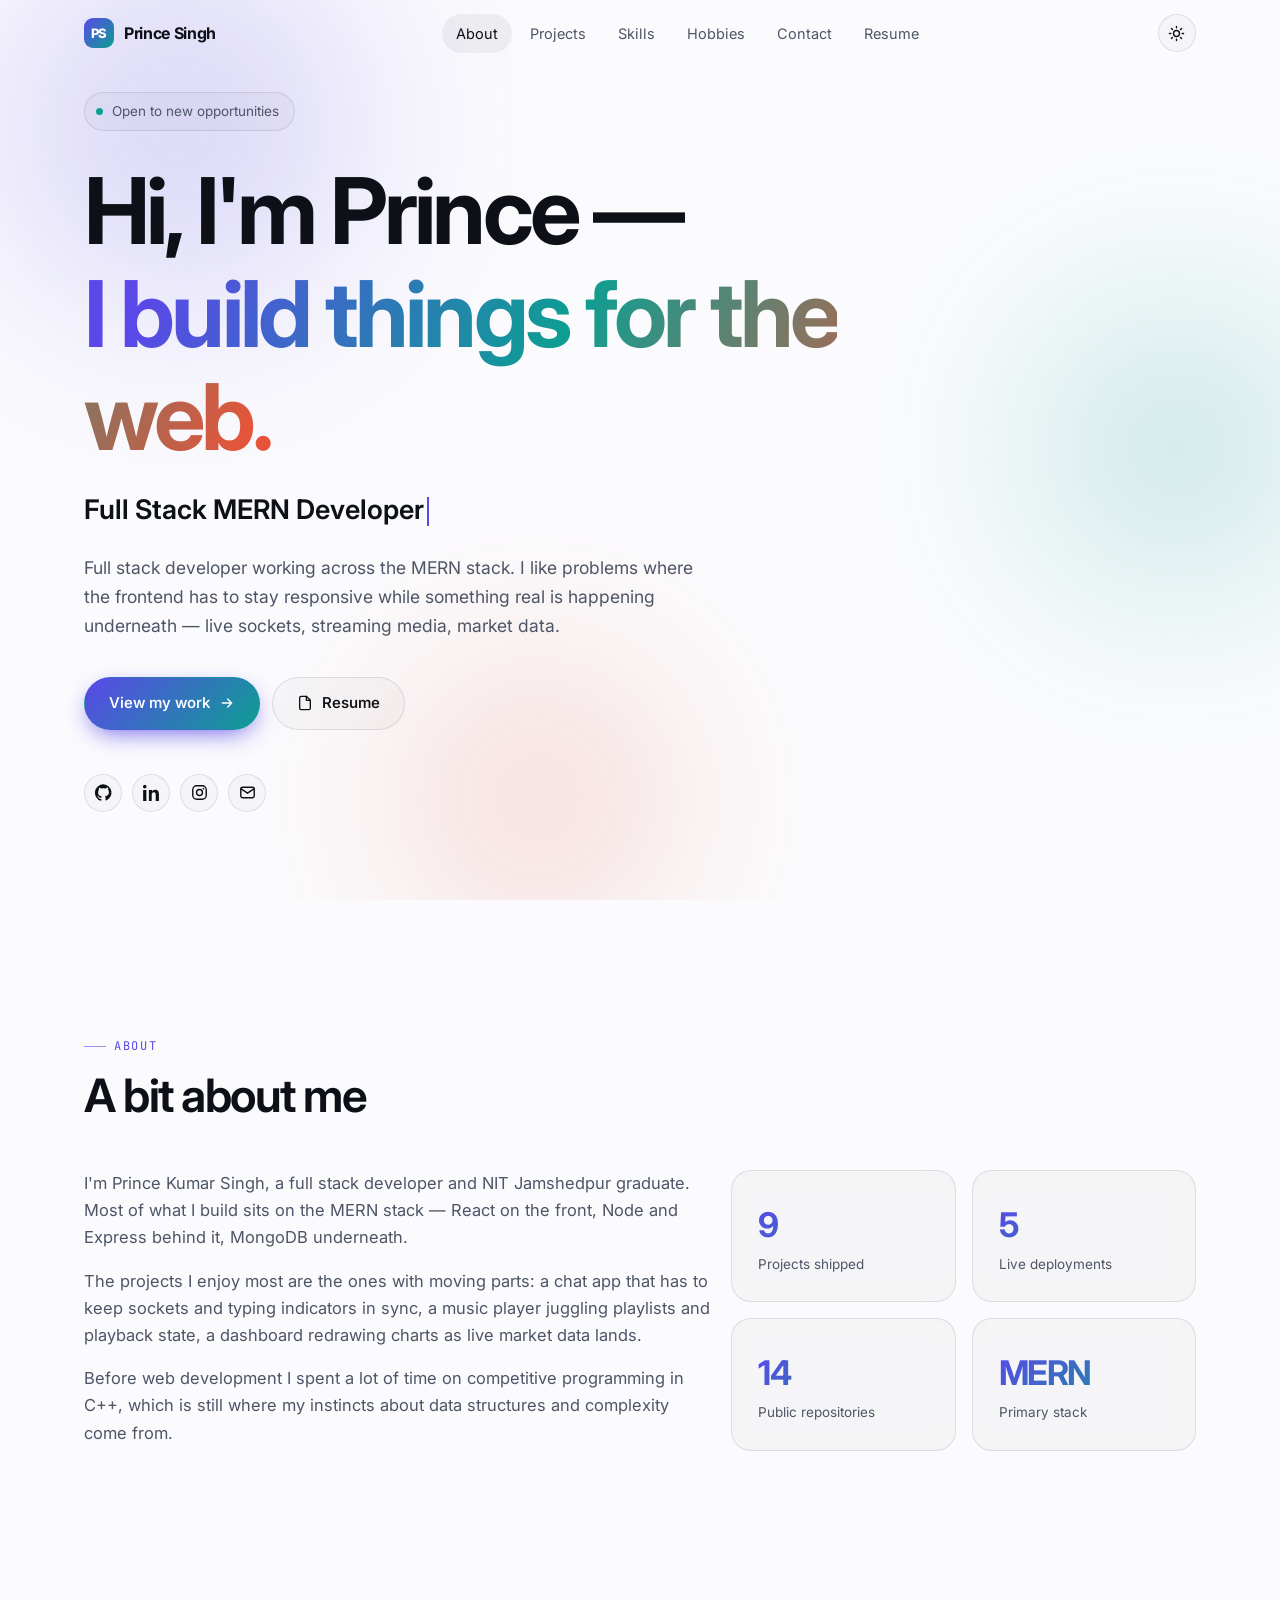
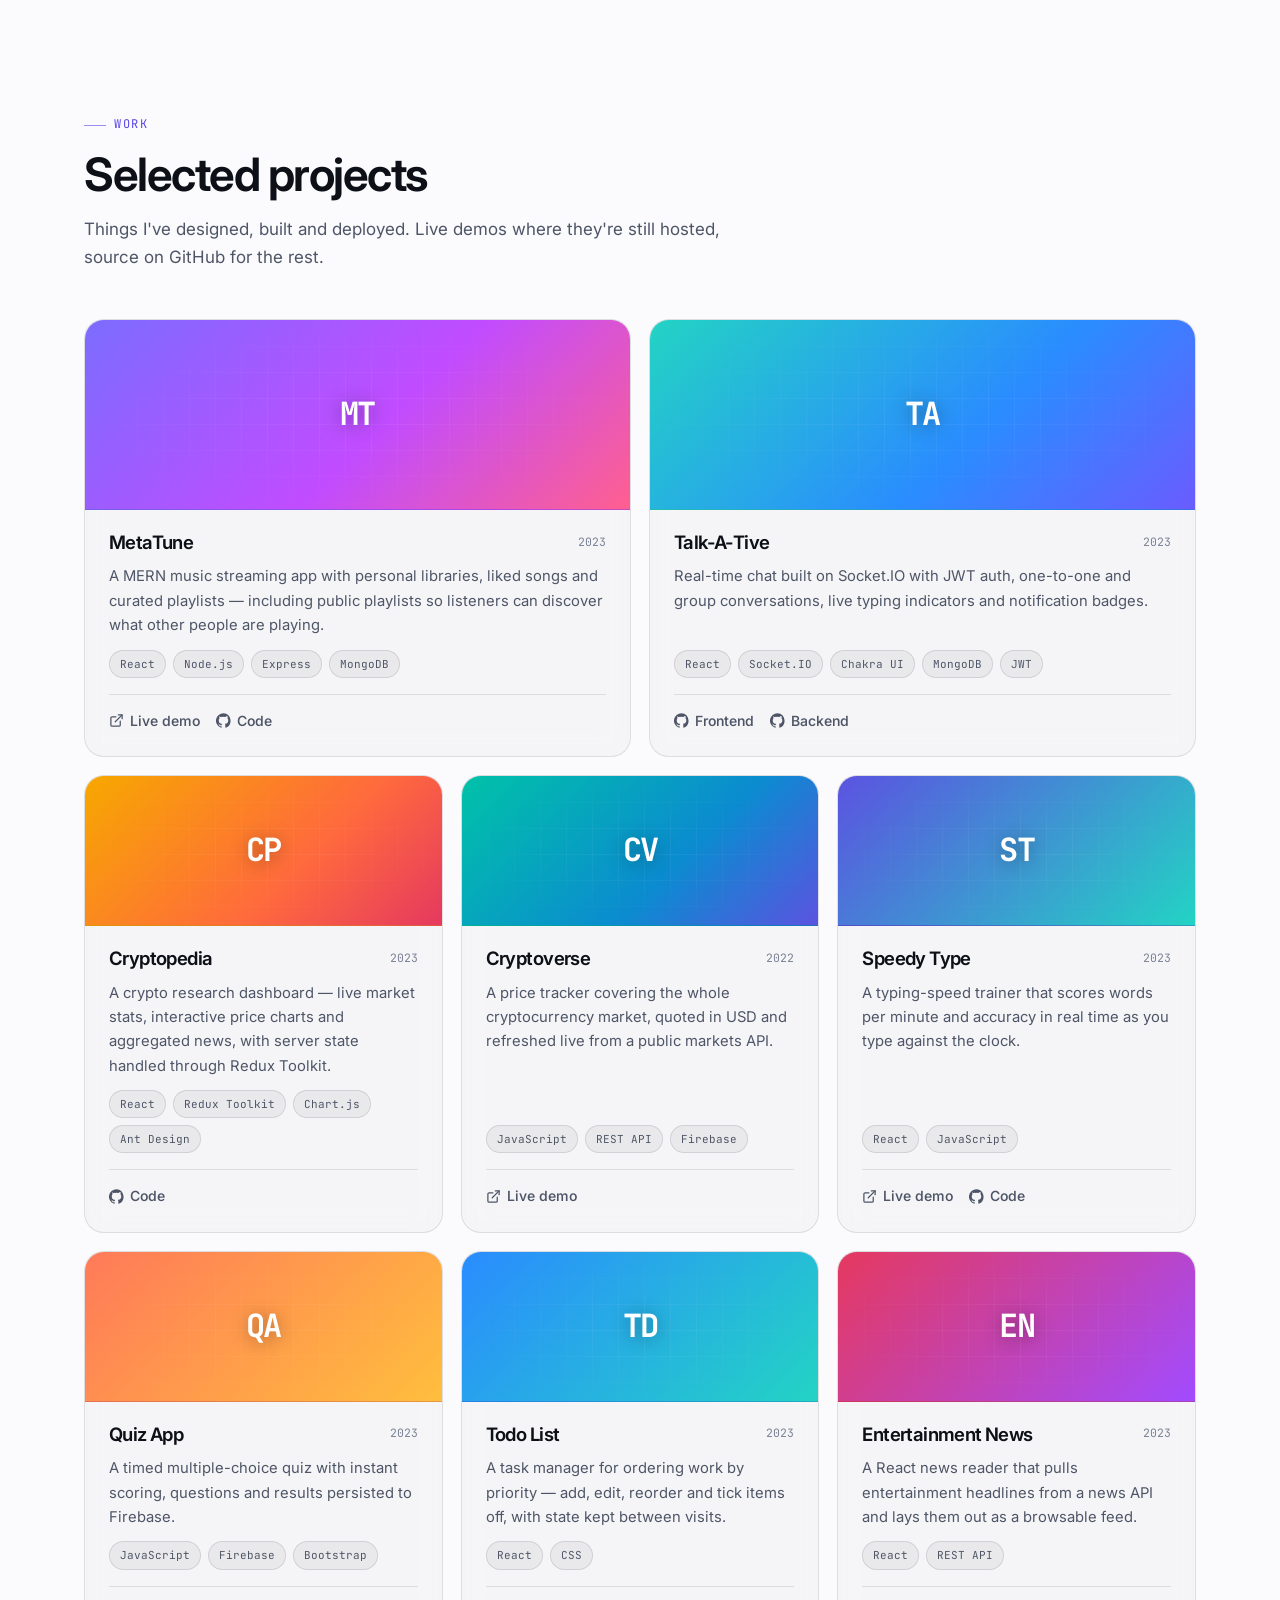
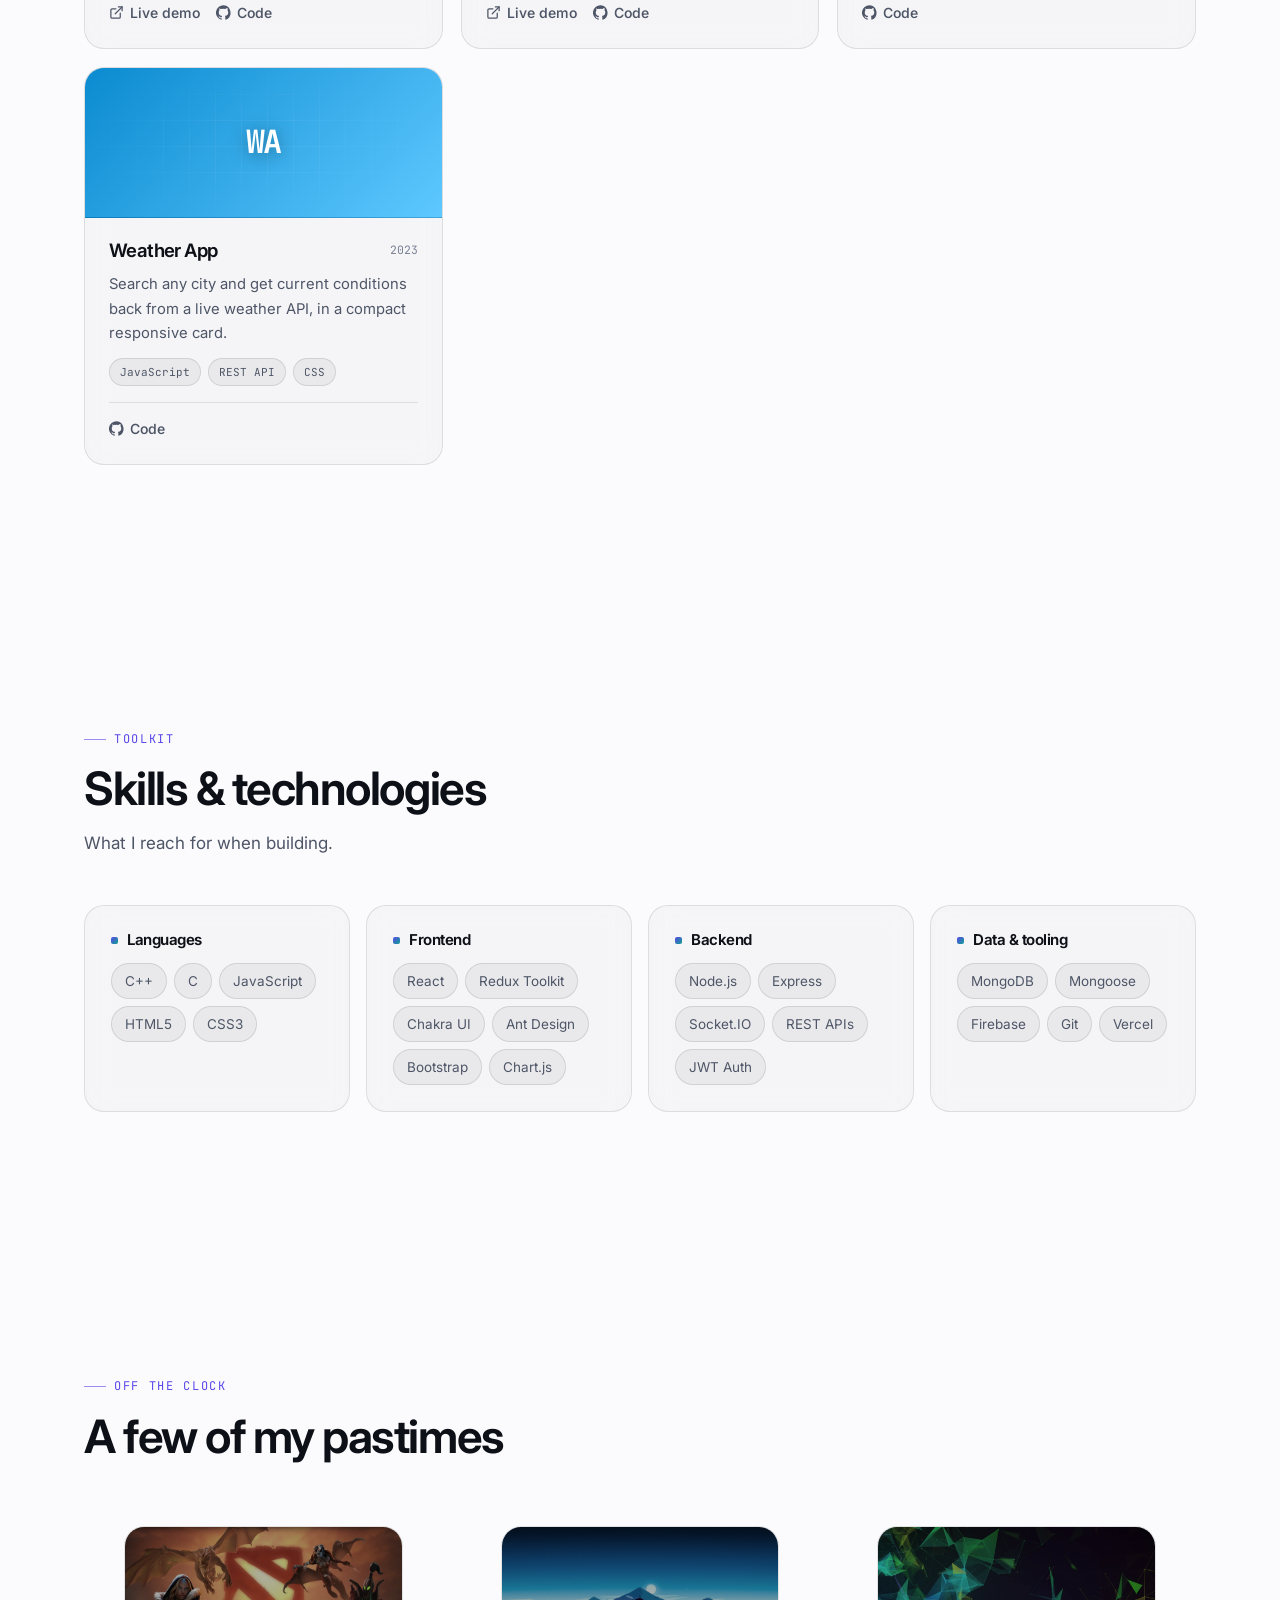
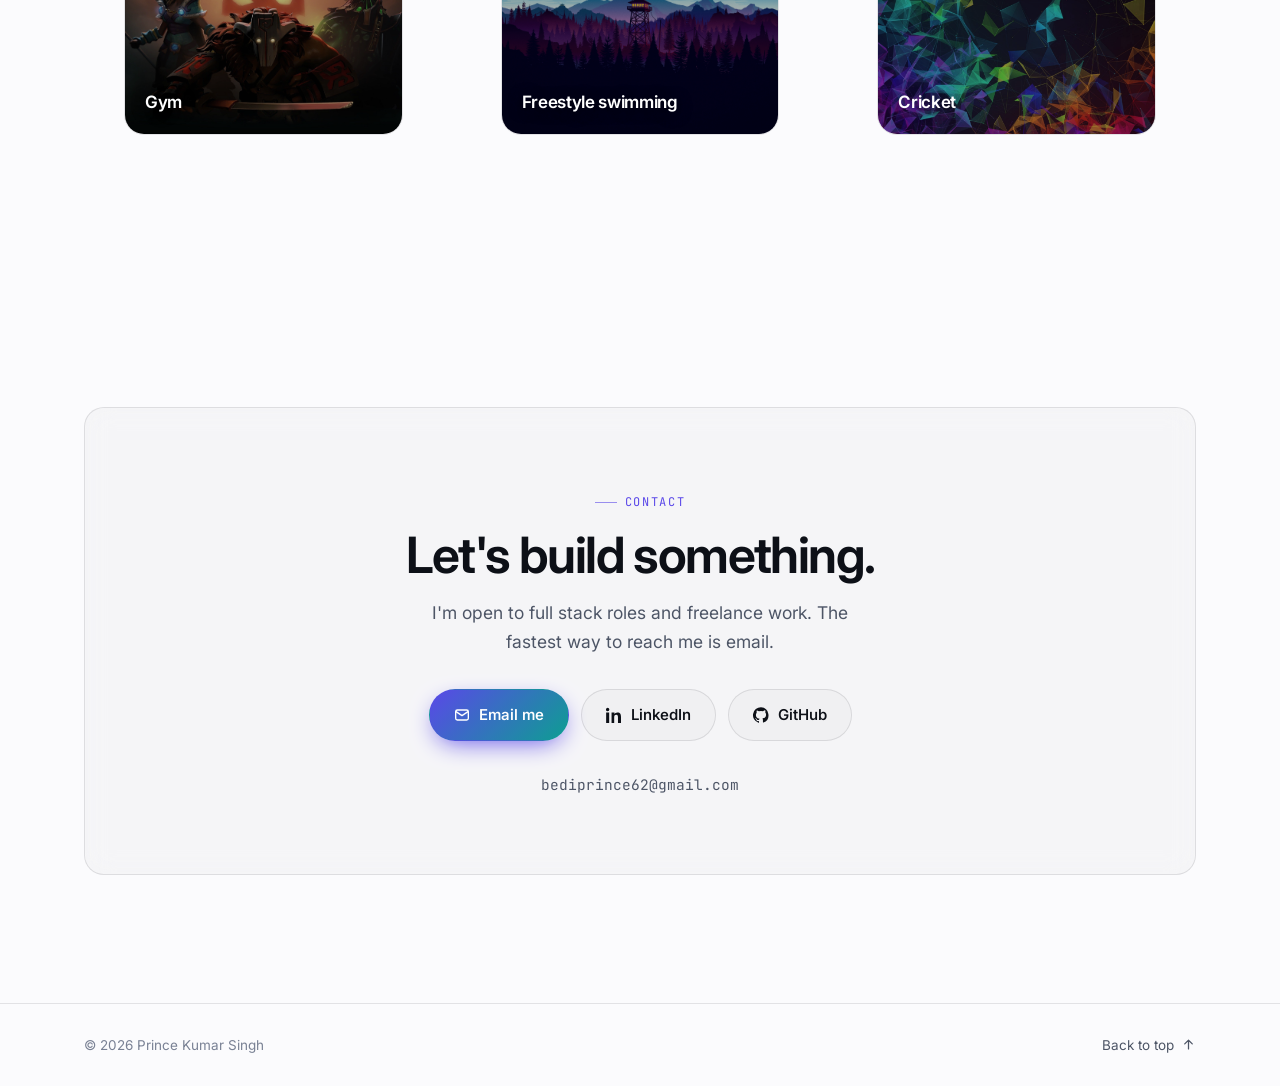
<file: index.html>
<!DOCTYPE html>
<html lang="en" data-theme="dark">
<head>
  <meta charset="utf-8">
  <meta name="viewport" content="width=device-width, initial-scale=1">
  <title>Prince Kumar Singh — Full Stack MERN Developer</title>

  <meta name="description" content="Prince Kumar Singh — full stack MERN developer building real-time, API-driven web apps with React, Node.js, Express and MongoDB.">
  <meta name="author" content="Prince Kumar Singh">
  <meta name="theme-color" content="#08090d">

  <meta property="og:type" content="website">
  <meta property="og:title" content="Prince Kumar Singh — Full Stack MERN Developer">
  <meta property="og:description" content="Full stack MERN developer building real-time, API-driven web apps.">
  <meta property="og:url" content="https://portfolio-prince-singh.vercel.app">
  <meta name="twitter:card" content="summary_large_image">

  <link rel="canonical" href="https://portfolio-prince-singh.vercel.app">
  <link rel="icon" href="data:image/svg+xml,<svg xmlns='http://www.w3.org/2000/svg' viewBox='0 0 100 100'><rect width='100' height='100' rx='24' fill='%237c6cff'/><text x='50' y='70' font-size='58' font-family='system-ui,sans-serif' font-weight='700' fill='white' text-anchor='middle'>P</text></svg>">

  <link rel="preconnect" href="https://fonts.googleapis.com">
  <link rel="preconnect" href="https://fonts.gstatic.com" crossorigin>
  <link href="https://fonts.googleapis.com/css2?family=Inter:wght@400;500;600;700&family=JetBrains+Mono:wght@400;600&display=swap" rel="stylesheet">

  <link rel="stylesheet" href="assets/style.css">

  <script>
    /* Set the theme before first paint so there is no flash. */
    (function () {
      try {
        var t = localStorage.getItem("theme");
        if (!t) t = matchMedia("(prefers-color-scheme: light)").matches ? "light" : "dark";
        document.documentElement.dataset.theme = t;
      } catch (e) {}
    })();
  </script>
</head>

<body>
  <div class="mesh" aria-hidden="true"><span></span><span></span><span></span></div>

  <!-- ================= nav ================= -->
  <header class="nav">
    <div class="wrap">
      <a class="brand" href="#home">
        <span class="brand-mark">PS</span>
        Prince Singh
      </a>

      <nav class="nav-links" aria-label="Primary">
        <a href="#about">About</a>
        <a href="#projects">Projects</a>
        <a href="#skills">Skills</a>
        <a href="#hobbies">Hobbies</a>
        <a href="#contact">Contact</a>
        <a href="cv/cv.html">Resume</a>
      </nav>

      <div class="nav-actions">
        <button class="icon-btn theme-toggle" type="button" aria-label="Toggle colour theme">
          <svg class="moon" viewBox="0 0 24 24" fill="none" stroke="currentColor" stroke-width="2" stroke-linecap="round" stroke-linejoin="round"><path d="M21 12.8A9 9 0 1 1 11.2 3a7 7 0 0 0 9.8 9.8z"/></svg>
          <svg class="sun" viewBox="0 0 24 24" fill="none" stroke="currentColor" stroke-width="2" stroke-linecap="round" stroke-linejoin="round"><circle cx="12" cy="12" r="4.2"/><path d="M12 2v2M12 20v2M4.9 4.9l1.4 1.4M17.7 17.7l1.4 1.4M2 12h2M20 12h2M4.9 19.1l1.4-1.4M17.7 6.3l1.4-1.4"/></svg>
        </button>

        <button class="icon-btn nav-toggle" type="button" aria-label="Toggle menu" aria-expanded="false">
          <svg viewBox="0 0 24 24" fill="none" stroke="currentColor" stroke-width="2" stroke-linecap="round"><path d="M3 6h18M3 12h18M3 18h18"/></svg>
        </button>
      </div>
    </div>
  </header>

  <main>
    <!-- ================= hero ================= -->
    <section class="hero" id="home">
      <div class="wrap">
        <div class="hero-inner">
          <span class="status"><span class="dot"></span> Open to new opportunities</span>

          <h1>Hi, I'm Prince —<br><span class="grad">I build things for the web.</span></h1>

          <p class="hero-role"><span class="typed" id="typed">Full Stack MERN Developer</span><span class="caret" aria-hidden="true"></span></p>

          <p class="hero-bio">
            Full stack developer working across the MERN stack. I like problems where the
            frontend has to stay responsive while something real is happening underneath —
            live sockets, streaming media, market data.
          </p>

          <div class="hero-cta">
            <a class="btn btn-primary" href="#projects">
              View my work
              <svg viewBox="0 0 24 24" fill="none" stroke="currentColor" stroke-width="2" stroke-linecap="round" stroke-linejoin="round"><path d="M5 12h14M13 6l6 6-6 6"/></svg>
            </a>
            <a class="btn btn-ghost" href="cv/cv.html">
              <svg viewBox="0 0 24 24" fill="none" stroke="currentColor" stroke-width="2" stroke-linecap="round" stroke-linejoin="round"><path d="M14 2H6a2 2 0 0 0-2 2v16a2 2 0 0 0 2 2h12a2 2 0 0 0 2-2V8z"/><path d="M14 2v6h6"/></svg>
              Resume
            </a>
          </div>

          <div class="socials">
            <a class="icon-btn" href="https://github.com/prince76725261" target="_blank" rel="noopener noreferrer" aria-label="GitHub">
              <svg viewBox="0 0 24 24" fill="currentColor"><path d="M12 .3a12 12 0 0 0-3.8 23.4c.6.1.8-.3.8-.6v-2c-3.3.7-4-1.6-4-1.6-.6-1.4-1.4-1.8-1.4-1.8-1.1-.7.1-.7.1-.7 1.2.1 1.9 1.2 1.9 1.2 1.1 1.9 2.8 1.3 3.5 1 .1-.8.4-1.3.8-1.6-2.7-.3-5.5-1.3-5.5-5.9 0-1.3.5-2.4 1.2-3.2-.1-.3-.5-1.5.1-3.2 0 0 1-.3 3.3 1.2a11.5 11.5 0 0 1 6 0C17.3 4.6 18.3 5 18.3 5c.6 1.7.2 2.9.1 3.2.8.8 1.2 1.9 1.2 3.2 0 4.6-2.8 5.6-5.5 5.9.4.4.8 1.1.8 2.2v3.3c0 .3.2.7.8.6A12 12 0 0 0 12 .3"/></svg>
            </a>
            <a class="icon-btn" href="https://www.linkedin.com/in/prince-kumar-singh-486078213/" target="_blank" rel="noopener noreferrer" aria-label="LinkedIn">
              <svg viewBox="0 0 24 24" fill="currentColor"><path d="M4.98 3.5A2.5 2.5 0 1 1 0 3.5a2.5 2.5 0 0 1 4.98 0M.2 8.4h4.55V24H.2zM8.34 8.4h4.36v2.13h.06c.6-1.14 2.09-2.34 4.3-2.34 4.6 0 5.45 3.03 5.45 6.97V24h-4.55v-7.93c0-1.89-.03-4.32-2.63-4.32-2.64 0-3.04 2.06-3.04 4.18V24H8.34z"/></svg>
            </a>
            <a class="icon-btn" href="https://www.instagram.com/prince_7672526/" target="_blank" rel="noopener noreferrer" aria-label="Instagram">
              <svg viewBox="0 0 24 24" fill="none" stroke="currentColor" stroke-width="2"><rect x="2.5" y="2.5" width="19" height="19" rx="5.5"/><circle cx="12" cy="12" r="4.2"/><circle cx="17.6" cy="6.4" r="1.2" fill="currentColor" stroke="none"/></svg>
            </a>
            <a class="icon-btn" href="mailto:bediprince62@gmail.com" aria-label="Email">
              <svg viewBox="0 0 24 24" fill="none" stroke="currentColor" stroke-width="2" stroke-linecap="round" stroke-linejoin="round"><rect x="2.5" y="4.5" width="19" height="15" rx="2.5"/><path d="m3 7 9 6 9-6"/></svg>
            </a>
          </div>
        </div>
      </div>
    </section>

    <!-- ================= about ================= -->
    <section id="about">
      <div class="wrap">
        <div class="section-head reveal">
          <span class="eyebrow">About</span>
          <h2>A bit about me</h2>
        </div>

        <div class="about-grid">
          <div class="about-copy reveal">
            <p>
              I'm Prince Kumar Singh, a full stack developer and NIT Jamshedpur graduate. Most of
              what I build sits on the MERN stack — React on the front, Node and Express behind it,
              MongoDB underneath.
            </p>
            <p>
              The projects I enjoy most are the ones with moving parts: a chat app that has to keep
              sockets and typing indicators in sync, a music player juggling playlists and playback
              state, a dashboard redrawing charts as live market data lands.
            </p>
            <p>
              Before web development I spent a lot of time on competitive programming in C++, which
              is still where my instincts about data structures and complexity come from.
            </p>
          </div>

          <div class="stats reveal">
            <div class="card stat"><div class="n">9</div><div class="l">Projects shipped</div></div>
            <div class="card stat"><div class="n">5</div><div class="l">Live deployments</div></div>
            <div class="card stat"><div class="n">14</div><div class="l">Public repositories</div></div>
            <div class="card stat"><div class="n">MERN</div><div class="l">Primary stack</div></div>
          </div>
        </div>
      </div>
    </section>

    <!-- ================= projects ================= -->
    <section id="projects">
      <div class="wrap">
        <div class="section-head reveal">
          <span class="eyebrow">Work</span>
          <h2>Selected projects</h2>
          <p>Things I've designed, built and deployed. Live demos where they're still hosted, source on GitHub for the rest.</p>
        </div>

        <div class="bento" id="projects-grid"></div>

        <noscript>
          <p style="color:var(--text-muted)">
            Project cards need JavaScript — you can browse everything directly on
            <a href="https://github.com/prince76725261" style="color:var(--accent)">my GitHub</a>.
          </p>
        </noscript>
      </div>
    </section>

    <!-- ================= skills ================= -->
    <section id="skills">
      <div class="wrap">
        <div class="section-head reveal">
          <span class="eyebrow">Toolkit</span>
          <h2>Skills &amp; technologies</h2>
          <p>What I reach for when building.</p>
        </div>

        <div class="skill-grid">
          <div class="card skill-cat reveal">
            <h3><span></span> Languages</h3>
            <div class="skill-list">
              <span class="chip">C++</span><span class="chip">C</span>
              <span class="chip">JavaScript</span><span class="chip">HTML5</span>
              <span class="chip">CSS3</span>
            </div>
          </div>

          <div class="card skill-cat reveal">
            <h3><span></span> Frontend</h3>
            <div class="skill-list">
              <span class="chip">React</span><span class="chip">Redux Toolkit</span>
              <span class="chip">Chakra UI</span><span class="chip">Ant Design</span>
              <span class="chip">Bootstrap</span><span class="chip">Chart.js</span>
            </div>
          </div>

          <div class="card skill-cat reveal">
            <h3><span></span> Backend</h3>
            <div class="skill-list">
              <span class="chip">Node.js</span><span class="chip">Express</span>
              <span class="chip">Socket.IO</span><span class="chip">REST APIs</span>
              <span class="chip">JWT Auth</span>
            </div>
          </div>

          <div class="card skill-cat reveal">
            <h3><span></span> Data &amp; tooling</h3>
            <div class="skill-list">
              <span class="chip">MongoDB</span><span class="chip">Mongoose</span>
              <span class="chip">Firebase</span><span class="chip">Git</span>
              <span class="chip">Vercel</span>
            </div>
          </div>
        </div>
      </div>
    </section>

    <!-- ================= hobbies ================= -->
    <section id="hobbies">
      <div class="wrap">
        <div class="section-head reveal">
          <span class="eyebrow">Off the clock</span>
          <h2>A few of my pastimes</h2>
        </div>

        <div class="hobby-grid">
          <figure class="hobby reveal">
            <img src="hobbies/dotawall.jpg" alt="Gym" loading="lazy">
            <figcaption>Gym</figcaption>
          </figure>
          <figure class="hobby reveal">
            <img src="hobbies/wal3.jpg" alt="Freestyle swimming" loading="lazy">
            <figcaption>Freestyle swimming</figcaption>
          </figure>
          <figure class="hobby reveal">
            <img src="hobbies/wal.jpg" alt="Cricket" loading="lazy">
            <figcaption>Cricket</figcaption>
          </figure>
        </div>
      </div>
    </section>

    <!-- ================= contact ================= -->
    <section id="contact">
      <div class="wrap">
        <div class="card contact-card reveal">
          <span class="eyebrow" style="justify-content:center">Contact</span>
          <h2>Let's build something.</h2>
          <p>I'm open to full stack roles and freelance work. The fastest way to reach me is email.</p>

          <div class="contact-actions">
            <a class="btn btn-primary" href="mailto:bediprince62@gmail.com">
              <svg viewBox="0 0 24 24" fill="none" stroke="currentColor" stroke-width="2" stroke-linecap="round" stroke-linejoin="round"><rect x="2.5" y="4.5" width="19" height="15" rx="2.5"/><path d="m3 7 9 6 9-6"/></svg>
              Email me
            </a>
            <a class="btn btn-ghost" href="https://www.linkedin.com/in/prince-kumar-singh-486078213/" target="_blank" rel="noopener noreferrer">
              <svg viewBox="0 0 24 24" fill="currentColor"><path d="M4.98 3.5A2.5 2.5 0 1 1 0 3.5a2.5 2.5 0 0 1 4.98 0M.2 8.4h4.55V24H.2zM8.34 8.4h4.36v2.13h.06c.6-1.14 2.09-2.34 4.3-2.34 4.6 0 5.45 3.03 5.45 6.97V24h-4.55v-7.93c0-1.89-.03-4.32-2.63-4.32-2.64 0-3.04 2.06-3.04 4.18V24H8.34z"/></svg>
              LinkedIn
            </a>
            <a class="btn btn-ghost" href="https://github.com/prince76725261" target="_blank" rel="noopener noreferrer">
              <svg viewBox="0 0 24 24" fill="currentColor"><path d="M12 .3a12 12 0 0 0-3.8 23.4c.6.1.8-.3.8-.6v-2c-3.3.7-4-1.6-4-1.6-.6-1.4-1.4-1.8-1.4-1.8-1.1-.7.1-.7.1-.7 1.2.1 1.9 1.2 1.9 1.2 1.1 1.9 2.8 1.3 3.5 1 .1-.8.4-1.3.8-1.6-2.7-.3-5.5-1.3-5.5-5.9 0-1.3.5-2.4 1.2-3.2-.1-.3-.5-1.5.1-3.2 0 0 1-.3 3.3 1.2a11.5 11.5 0 0 1 6 0C17.3 4.6 18.3 5 18.3 5c.6 1.7.2 2.9.1 3.2.8.8 1.2 1.9 1.2 3.2 0 4.6-2.8 5.6-5.5 5.9.4.4.8 1.1.8 2.2v3.3c0 .3.2.7.8.6A12 12 0 0 0 12 .3"/></svg>
              GitHub
            </a>
          </div>

          <a class="mail" href="mailto:bediprince62@gmail.com">bediprince62@gmail.com</a>
        </div>
      </div>
    </section>
  </main>

  <footer class="foot">
    <div class="wrap">
      <span>© <span id="year">2026</span> Prince Kumar Singh</span>
      <a class="to-top" href="#home">
        Back to top
        <svg viewBox="0 0 24 24" width="15" height="15" fill="none" stroke="currentColor" stroke-width="2" stroke-linecap="round" stroke-linejoin="round"><path d="M12 19V5M6 11l6-6 6 6"/></svg>
      </a>
    </div>
  </footer>

  <script src="assets/main.js"></script>
</body>
</html>
</file>
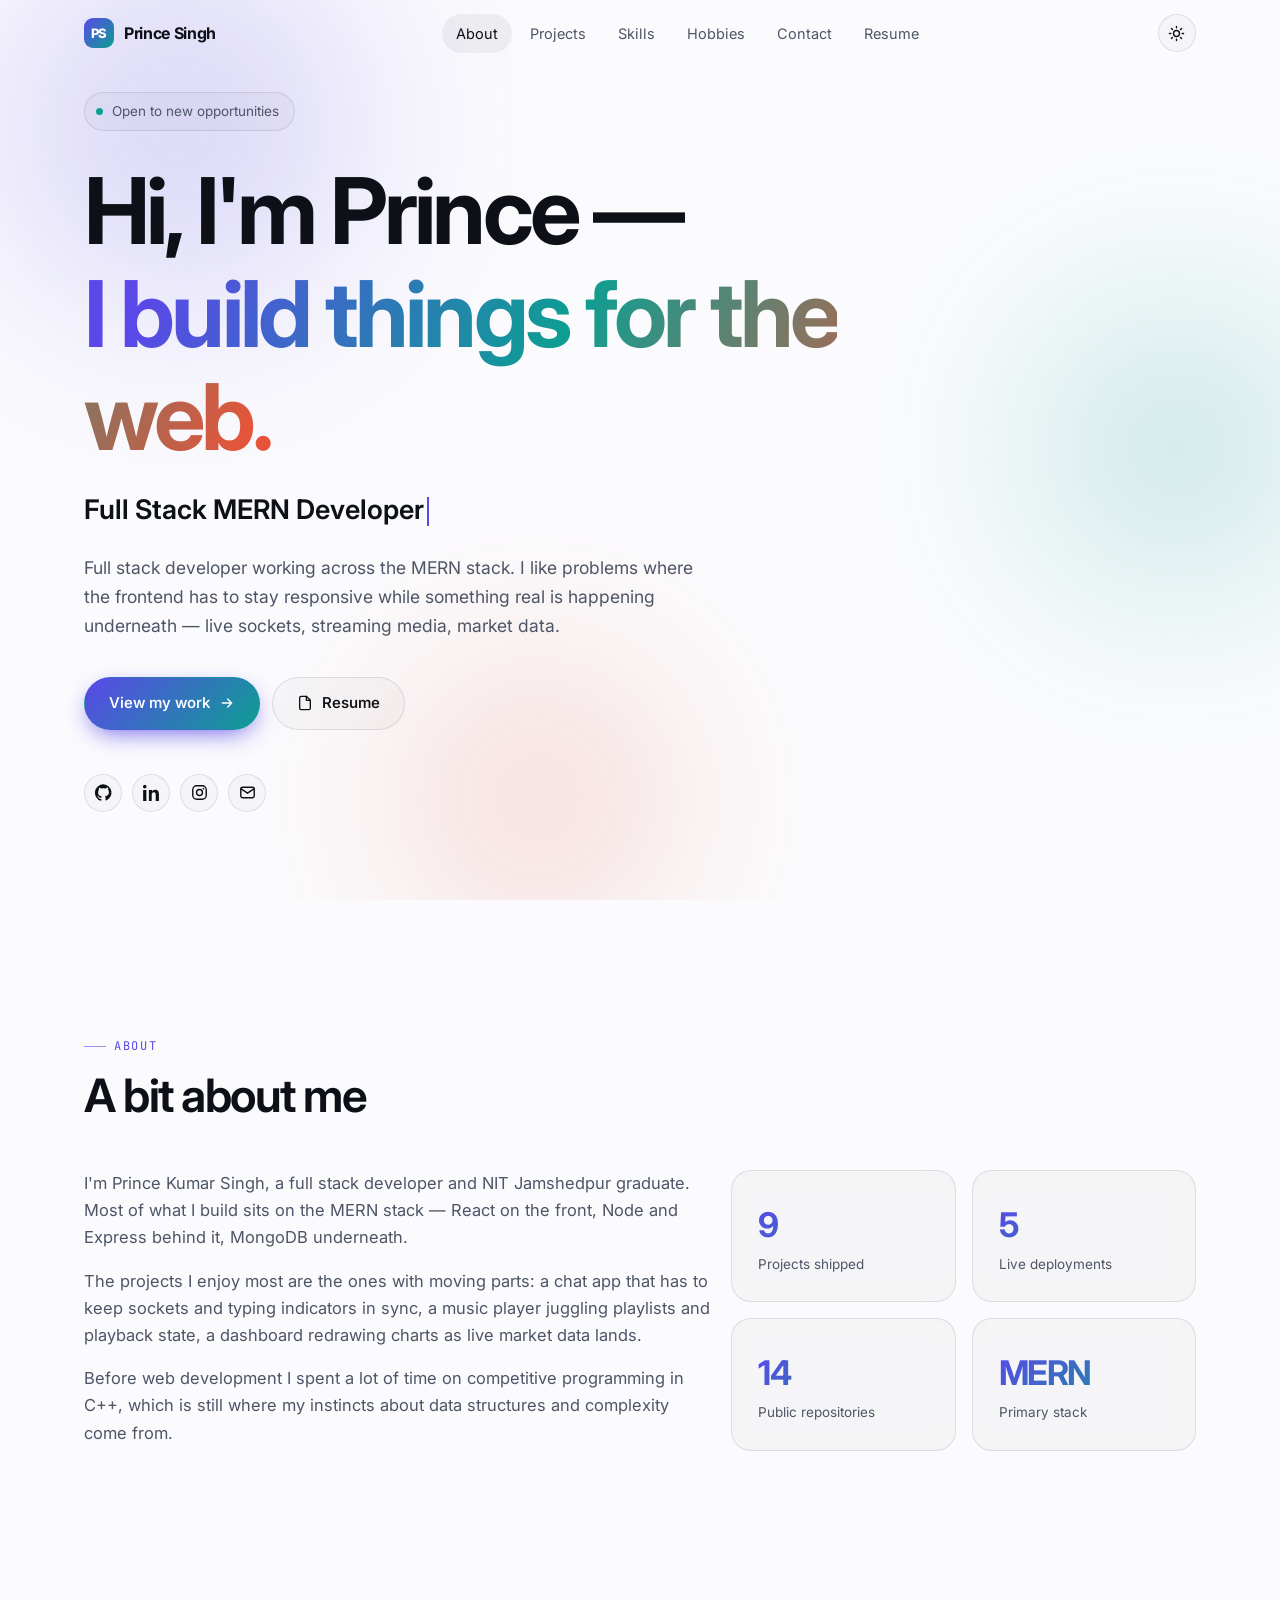
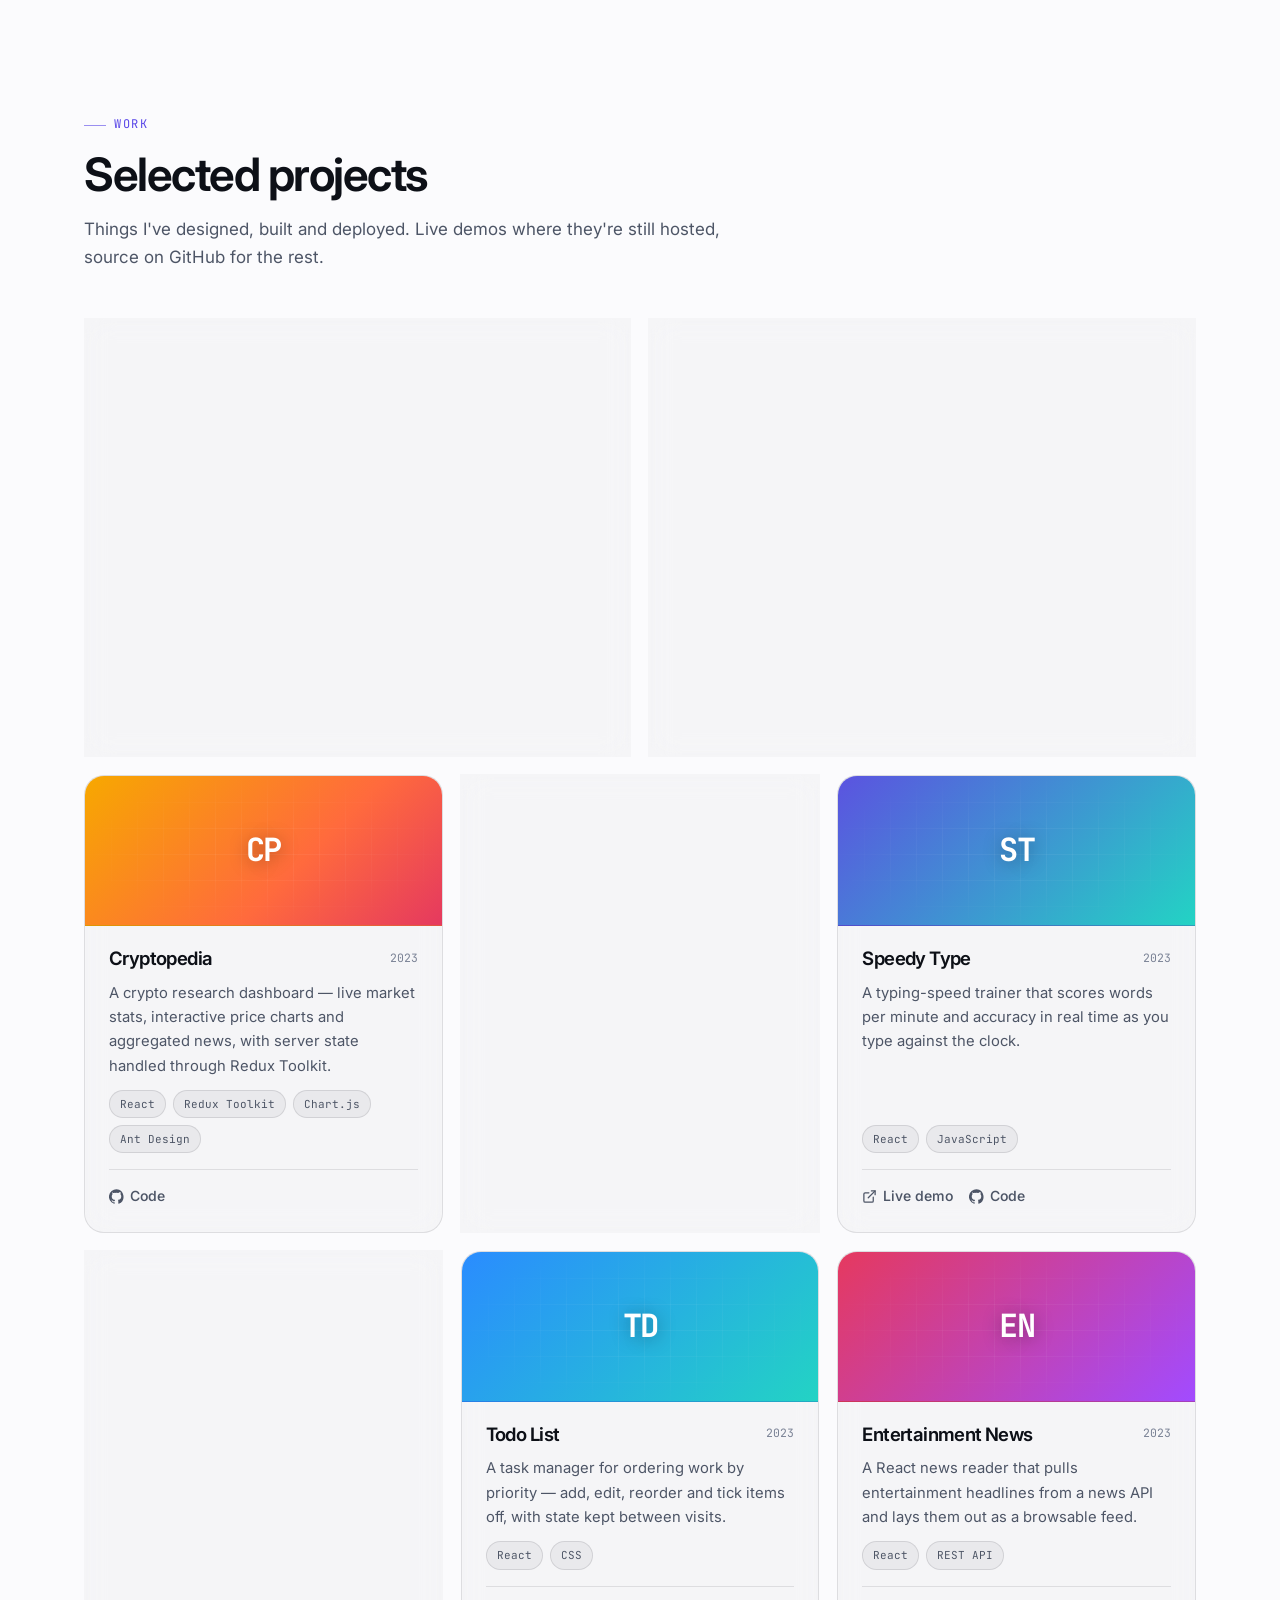
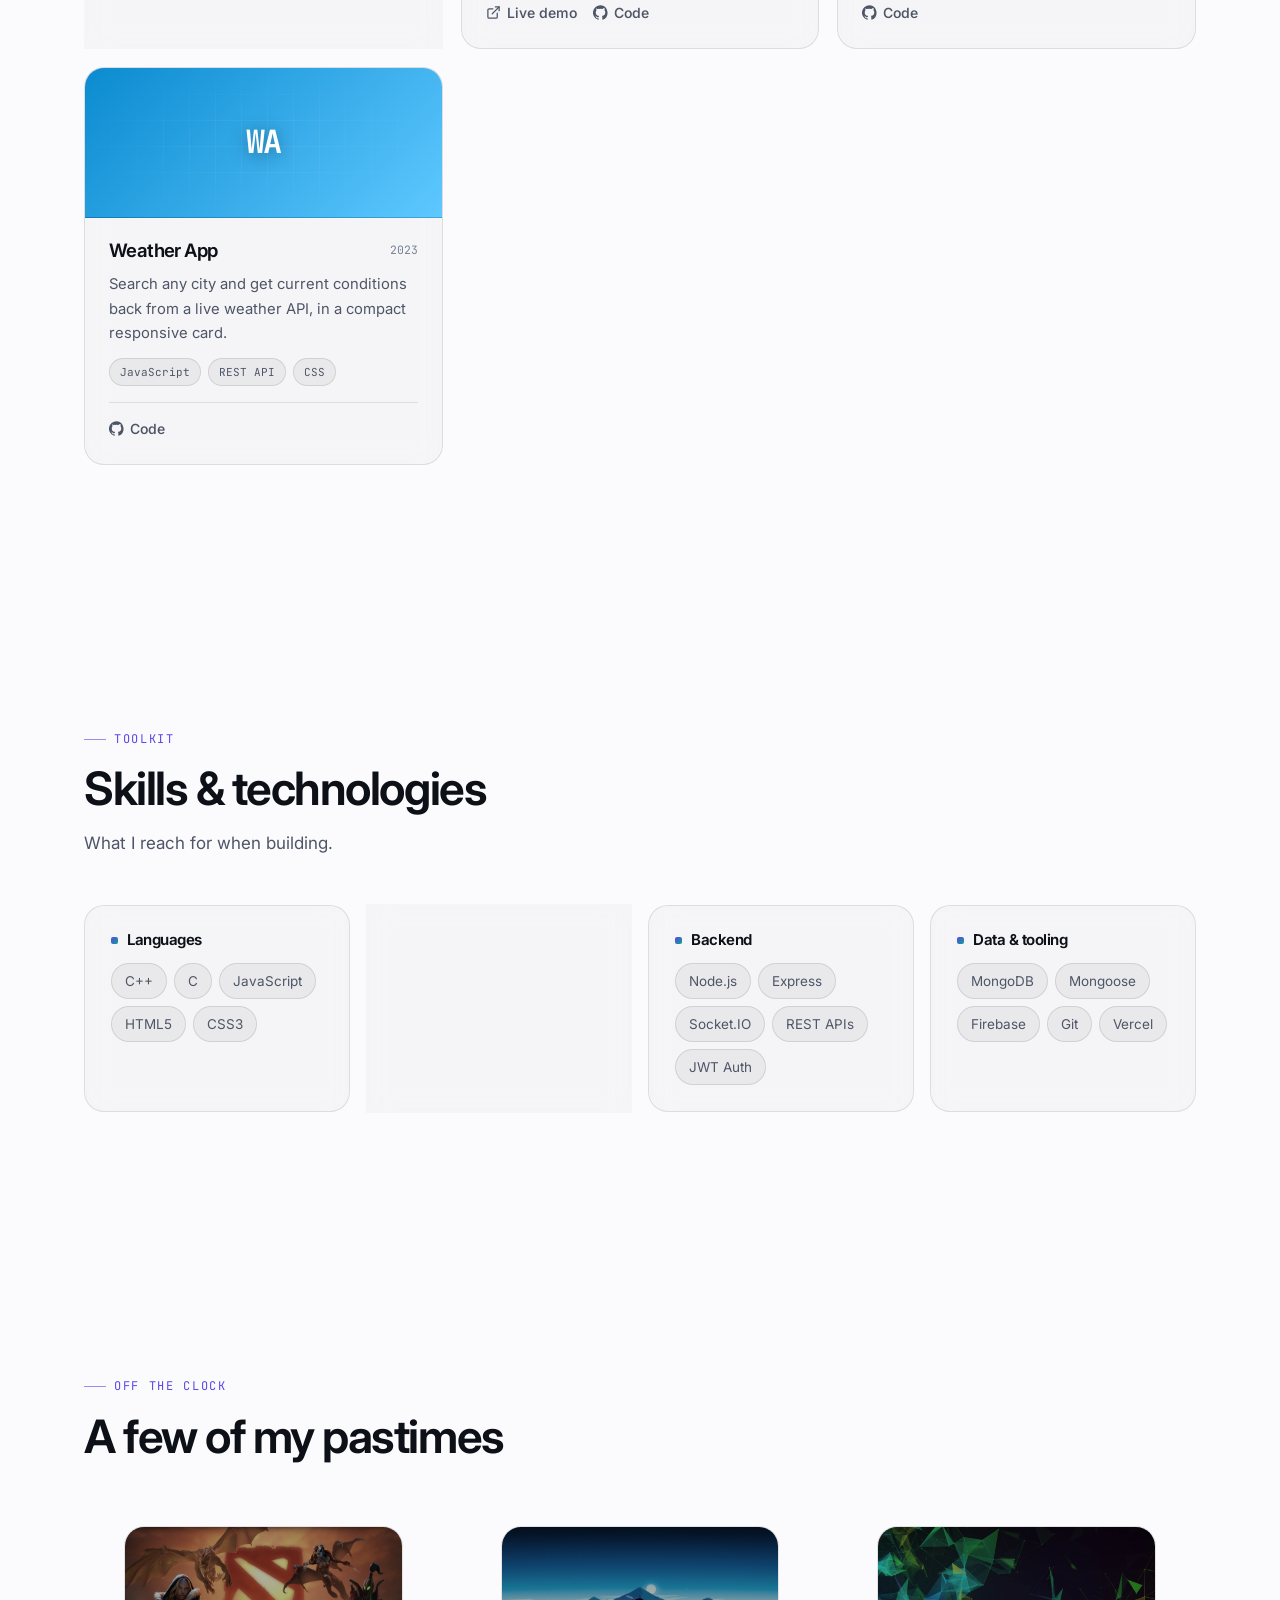
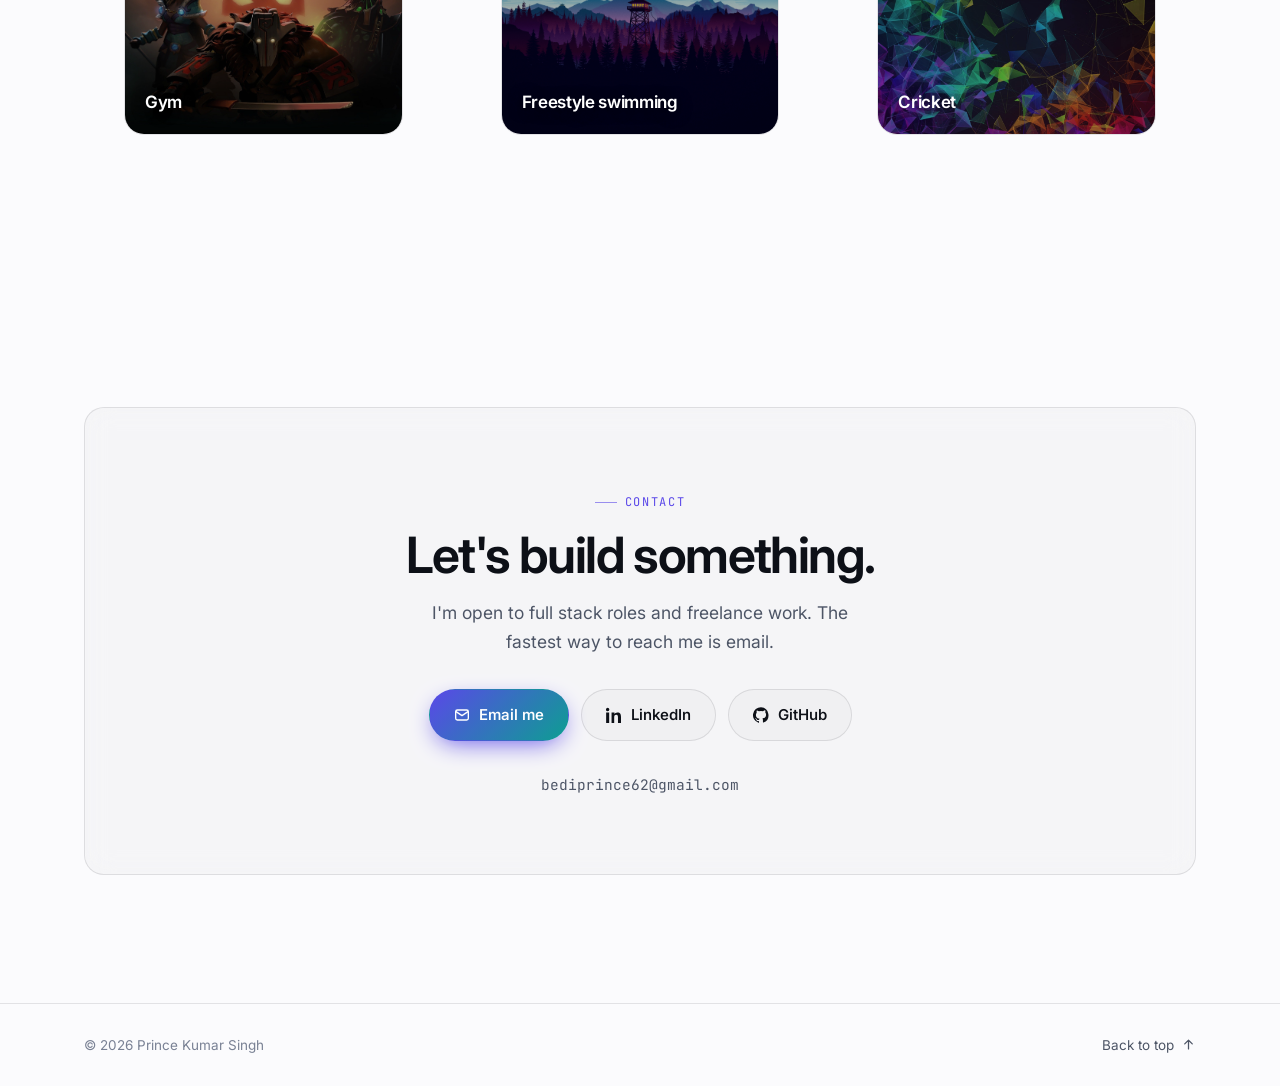
<file: contactme.html>
<!DOCTYPE html>
<html lang="en">
<head>
  <meta charset="utf-8">
  <title>Contact — Prince Kumar Singh</title>
  <meta http-equiv="refresh" content="0; url=index.html#contact">
  <link rel="canonical" href="index.html#contact">
  <script>location.replace("index.html#contact");</script>
</head>
<body>
  <p>This page has moved. <a href="index.html#contact">Continue to Contact</a>.</p>
</body>
</html>
</file>
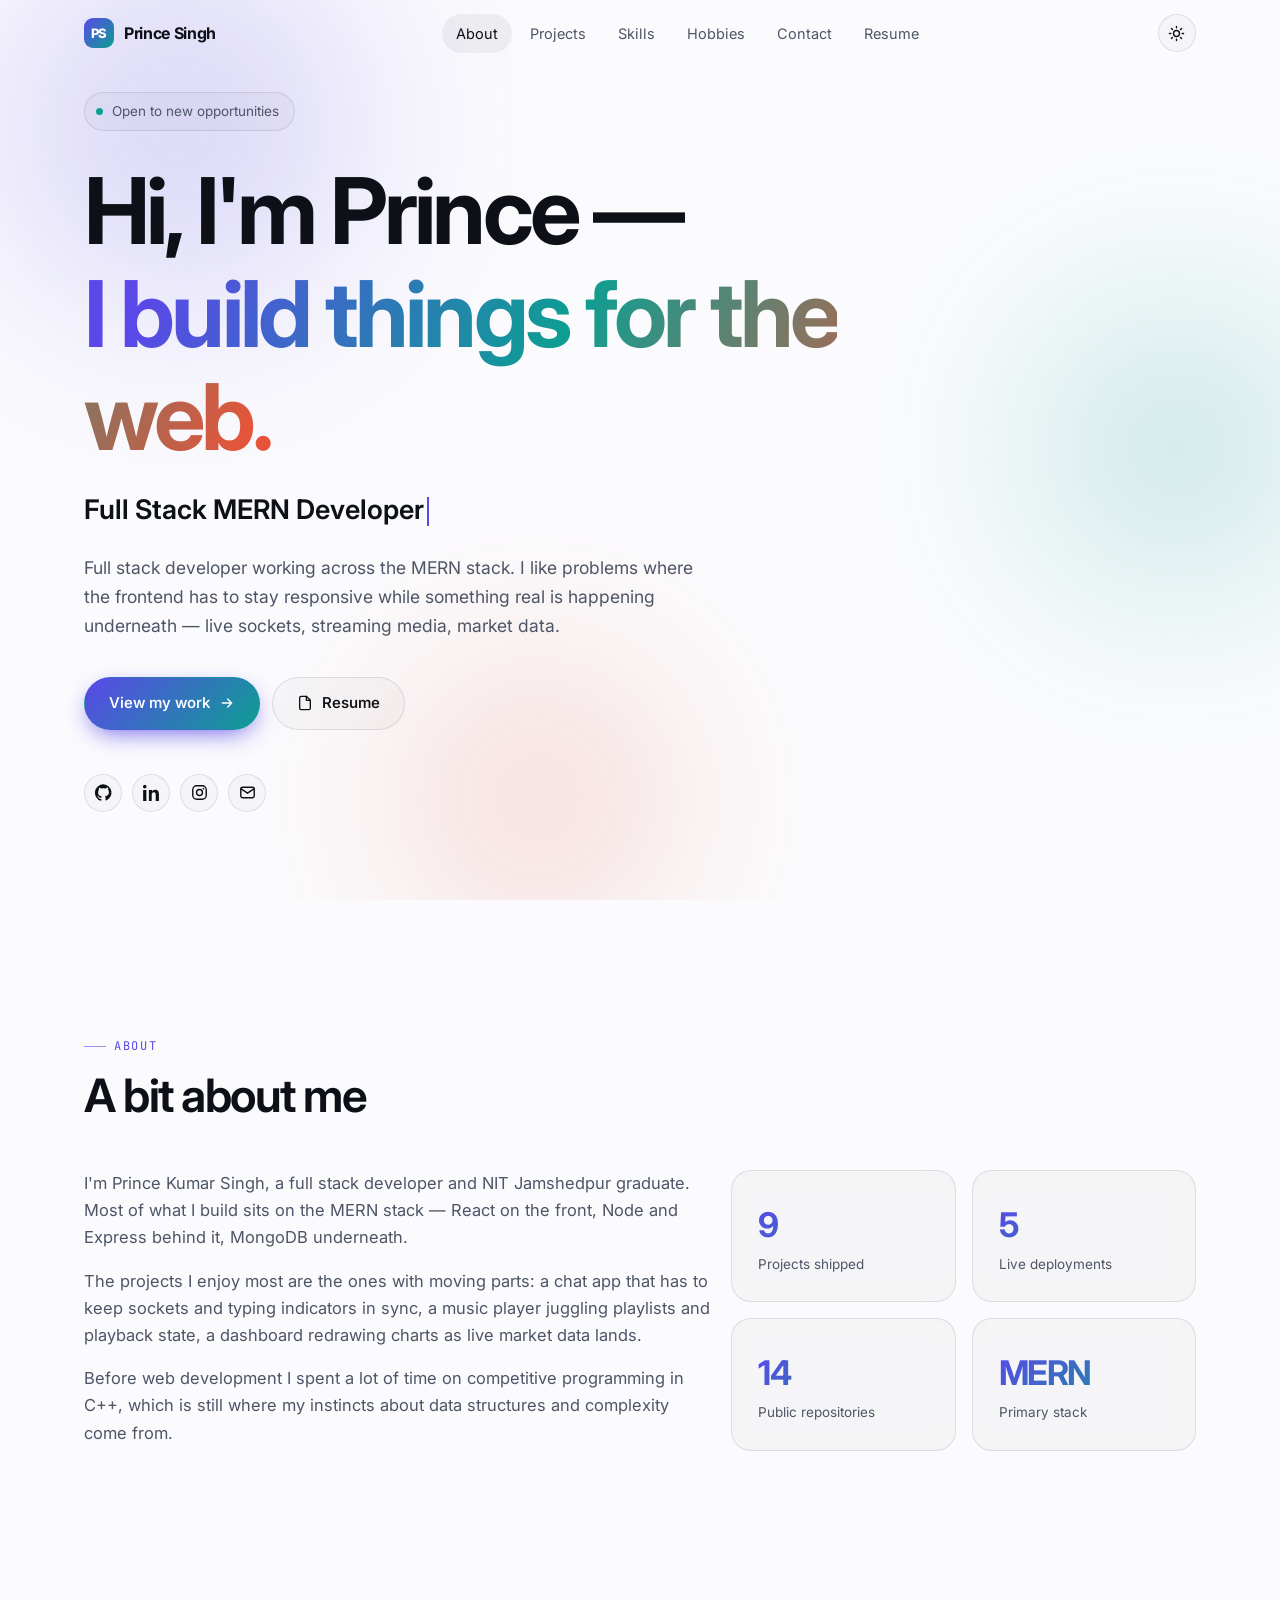
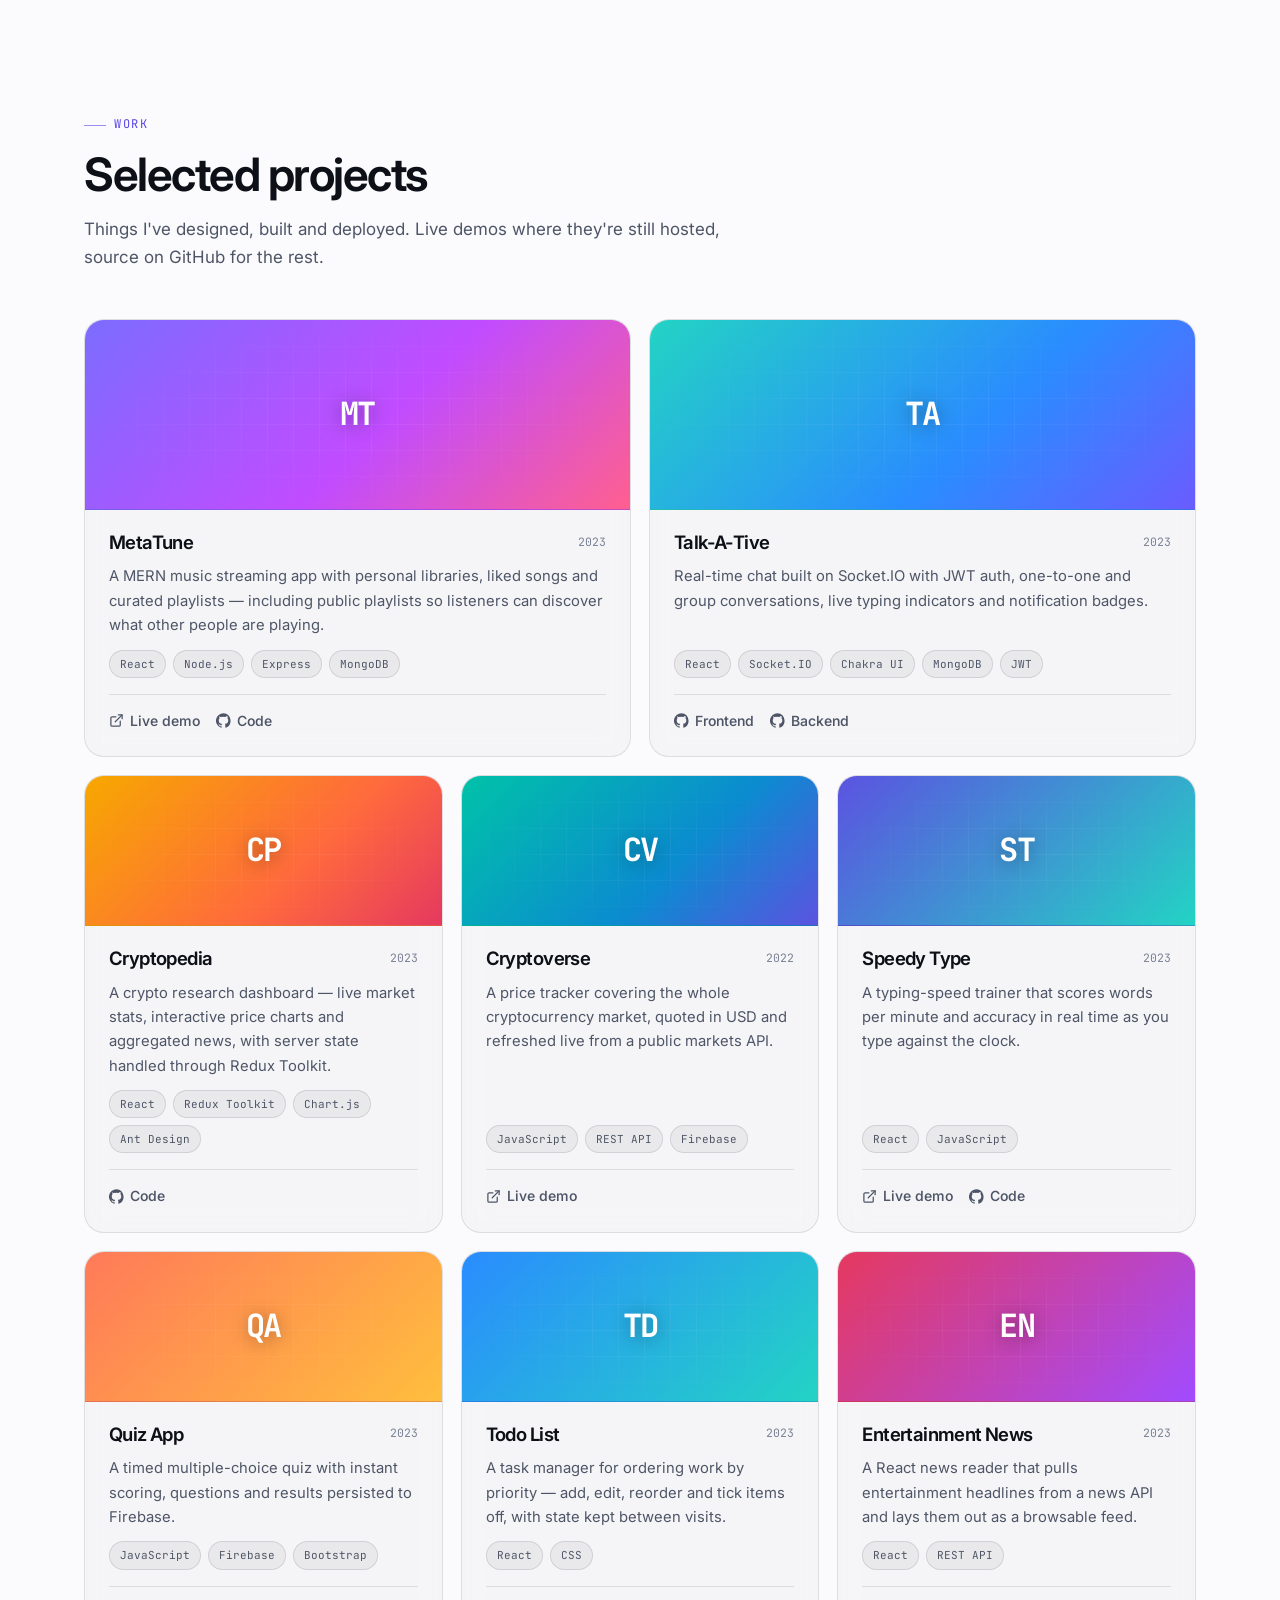
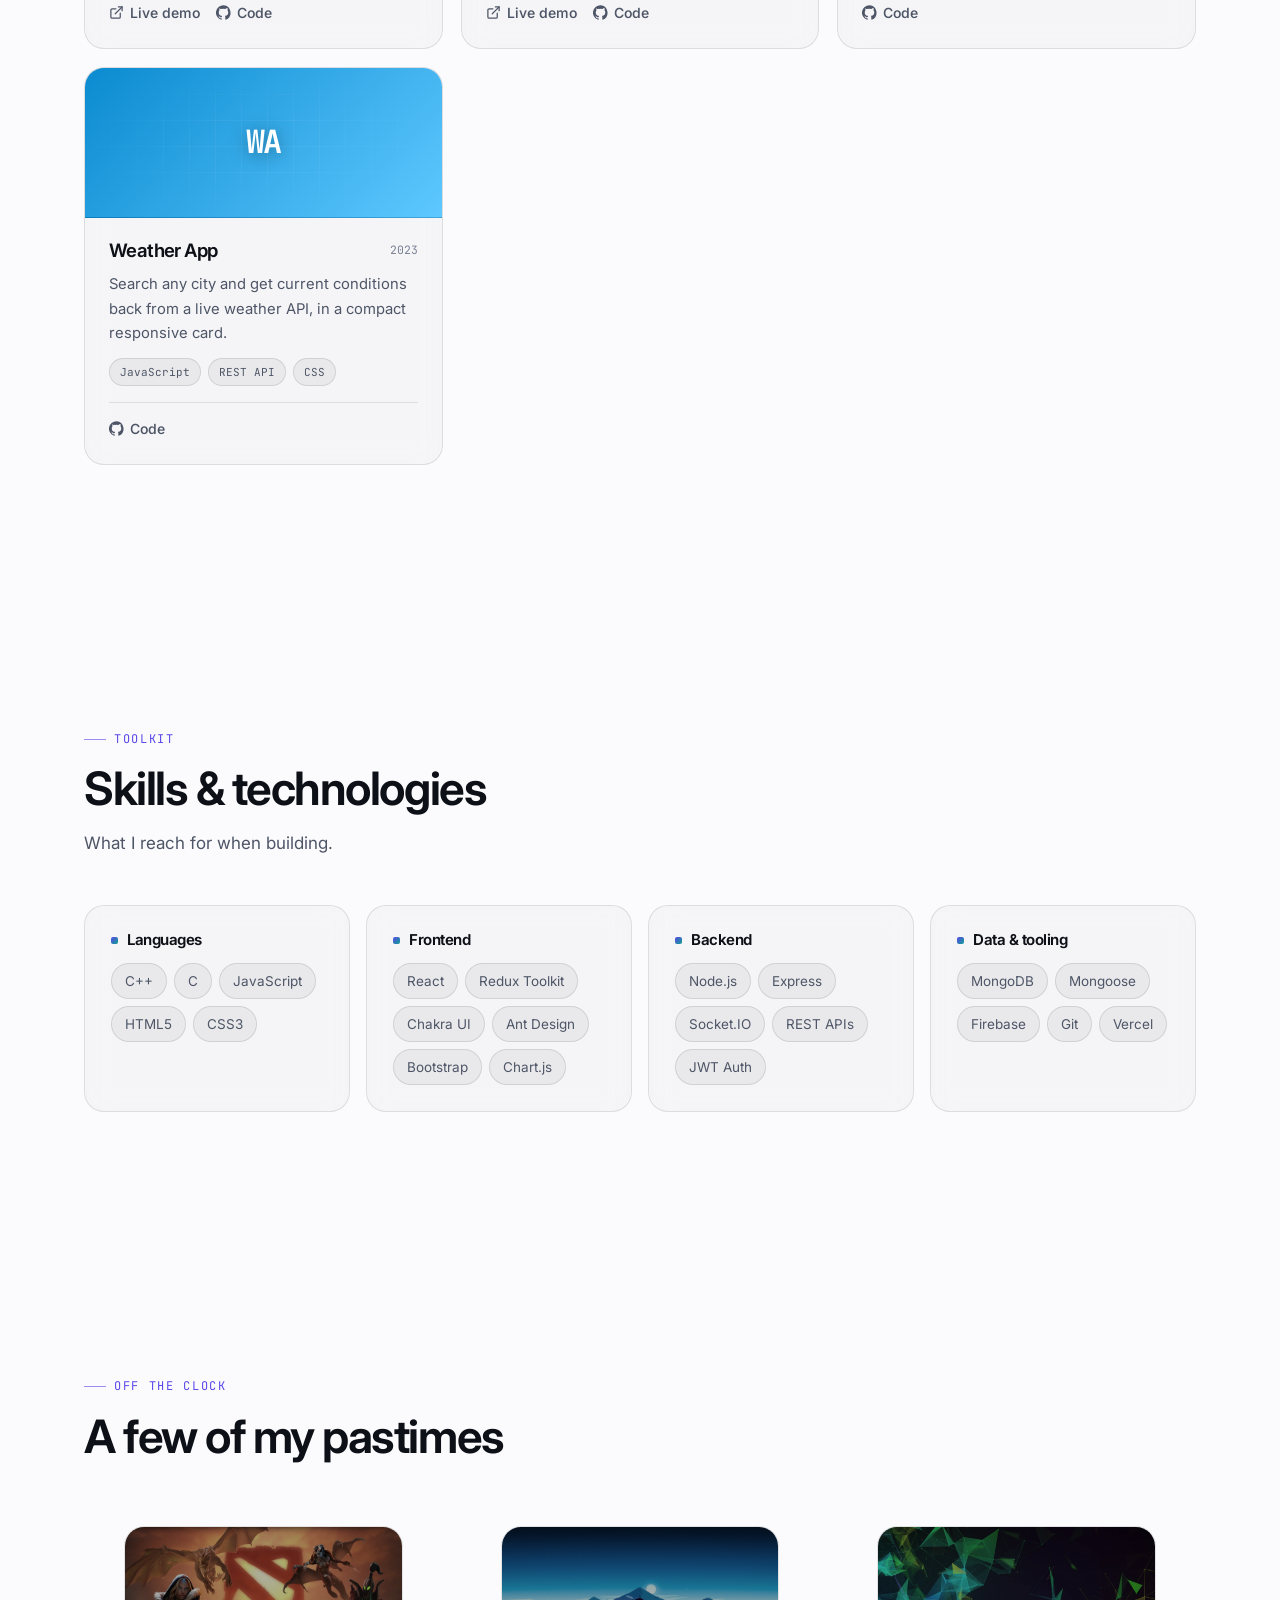
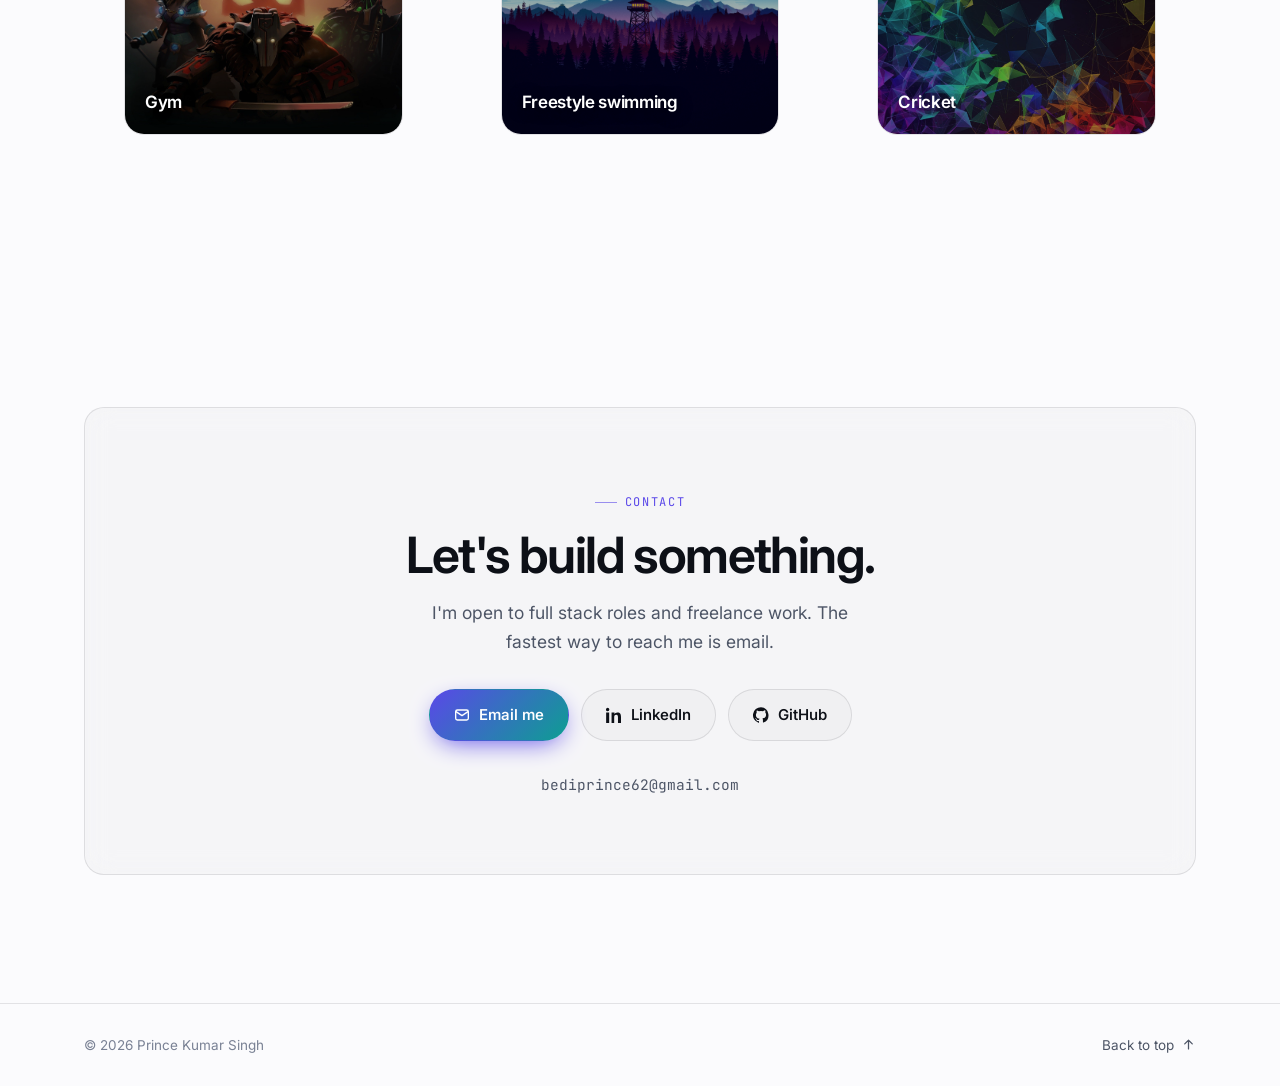
<file: landingpage.html>
<!DOCTYPE html>
<html lang="en">
<head>
  <meta charset="utf-8">
  <title>Home — Prince Kumar Singh</title>
  <meta http-equiv="refresh" content="0; url=index.html">
  <link rel="canonical" href="index.html">
  <script>location.replace("index.html");</script>
</head>
<body>
  <p>This page has moved. <a href="index.html">Continue to Home</a>.</p>
</body>
</html>
</file>
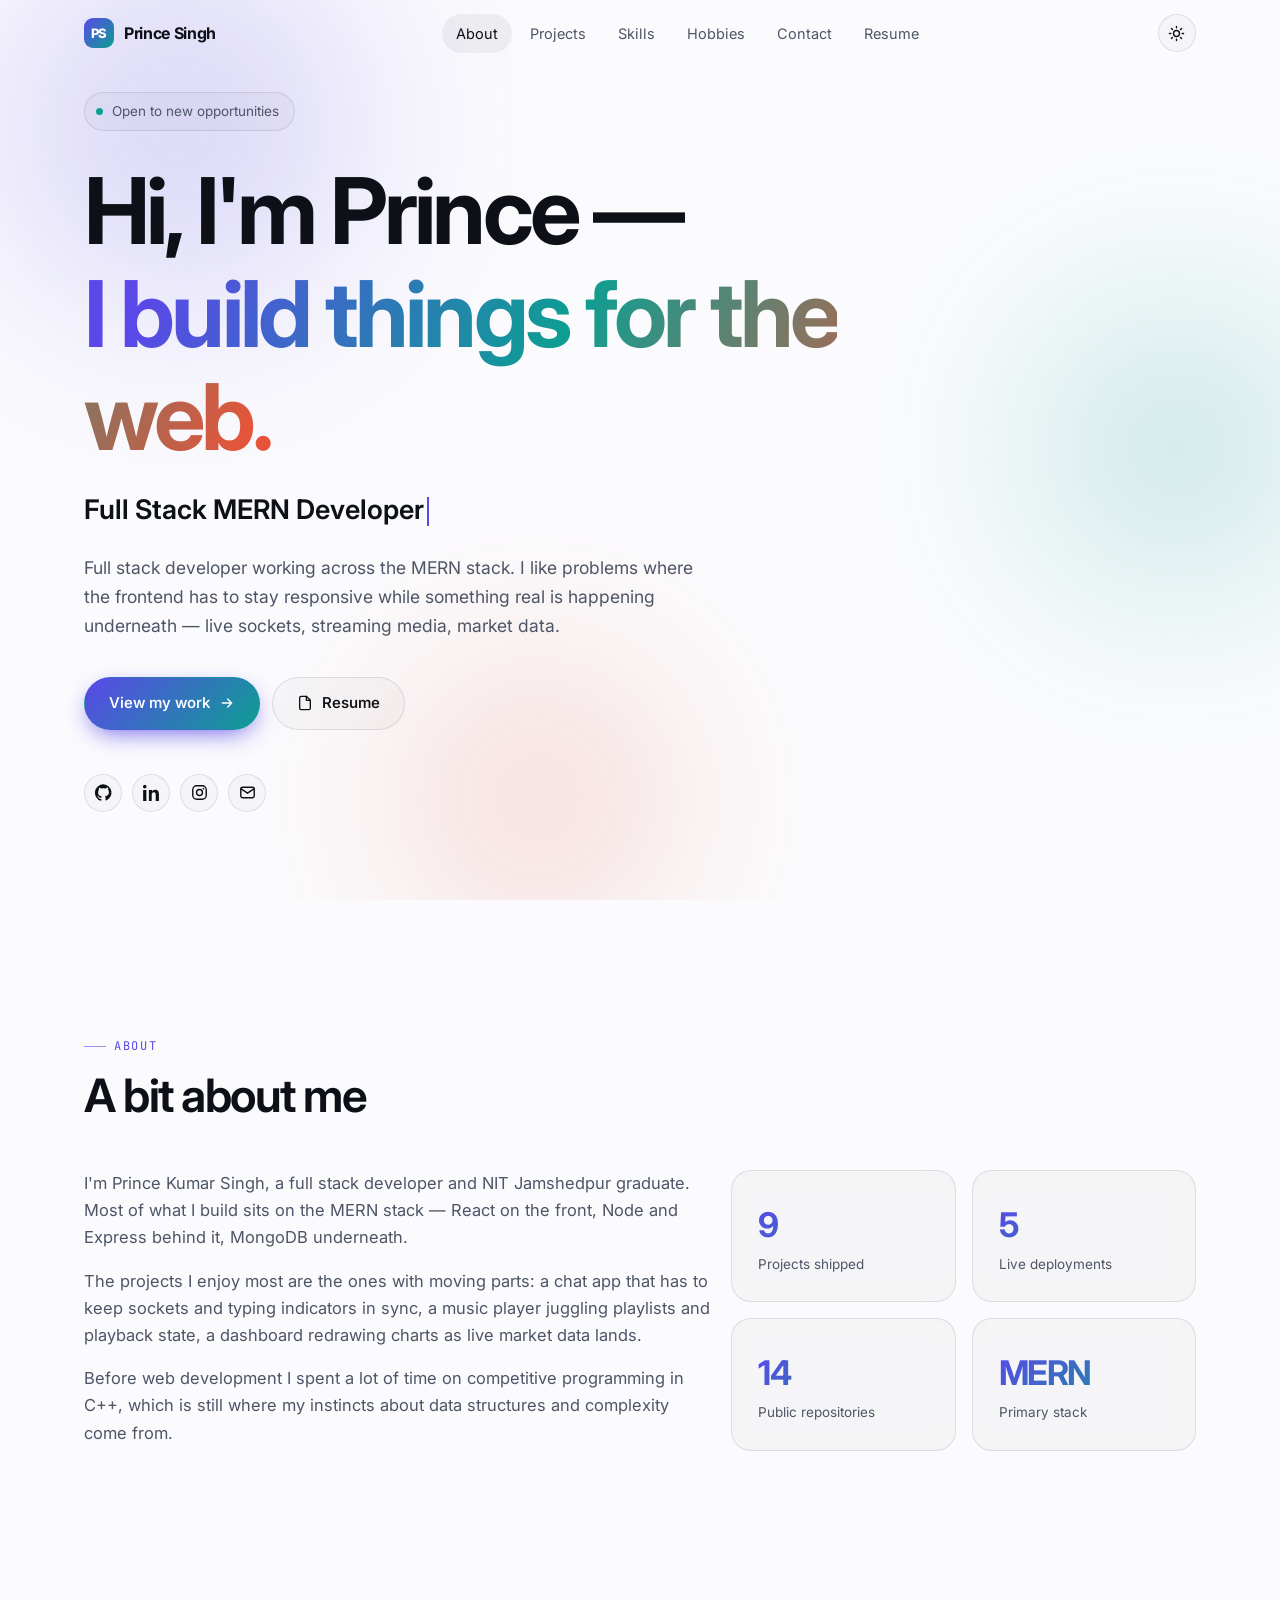
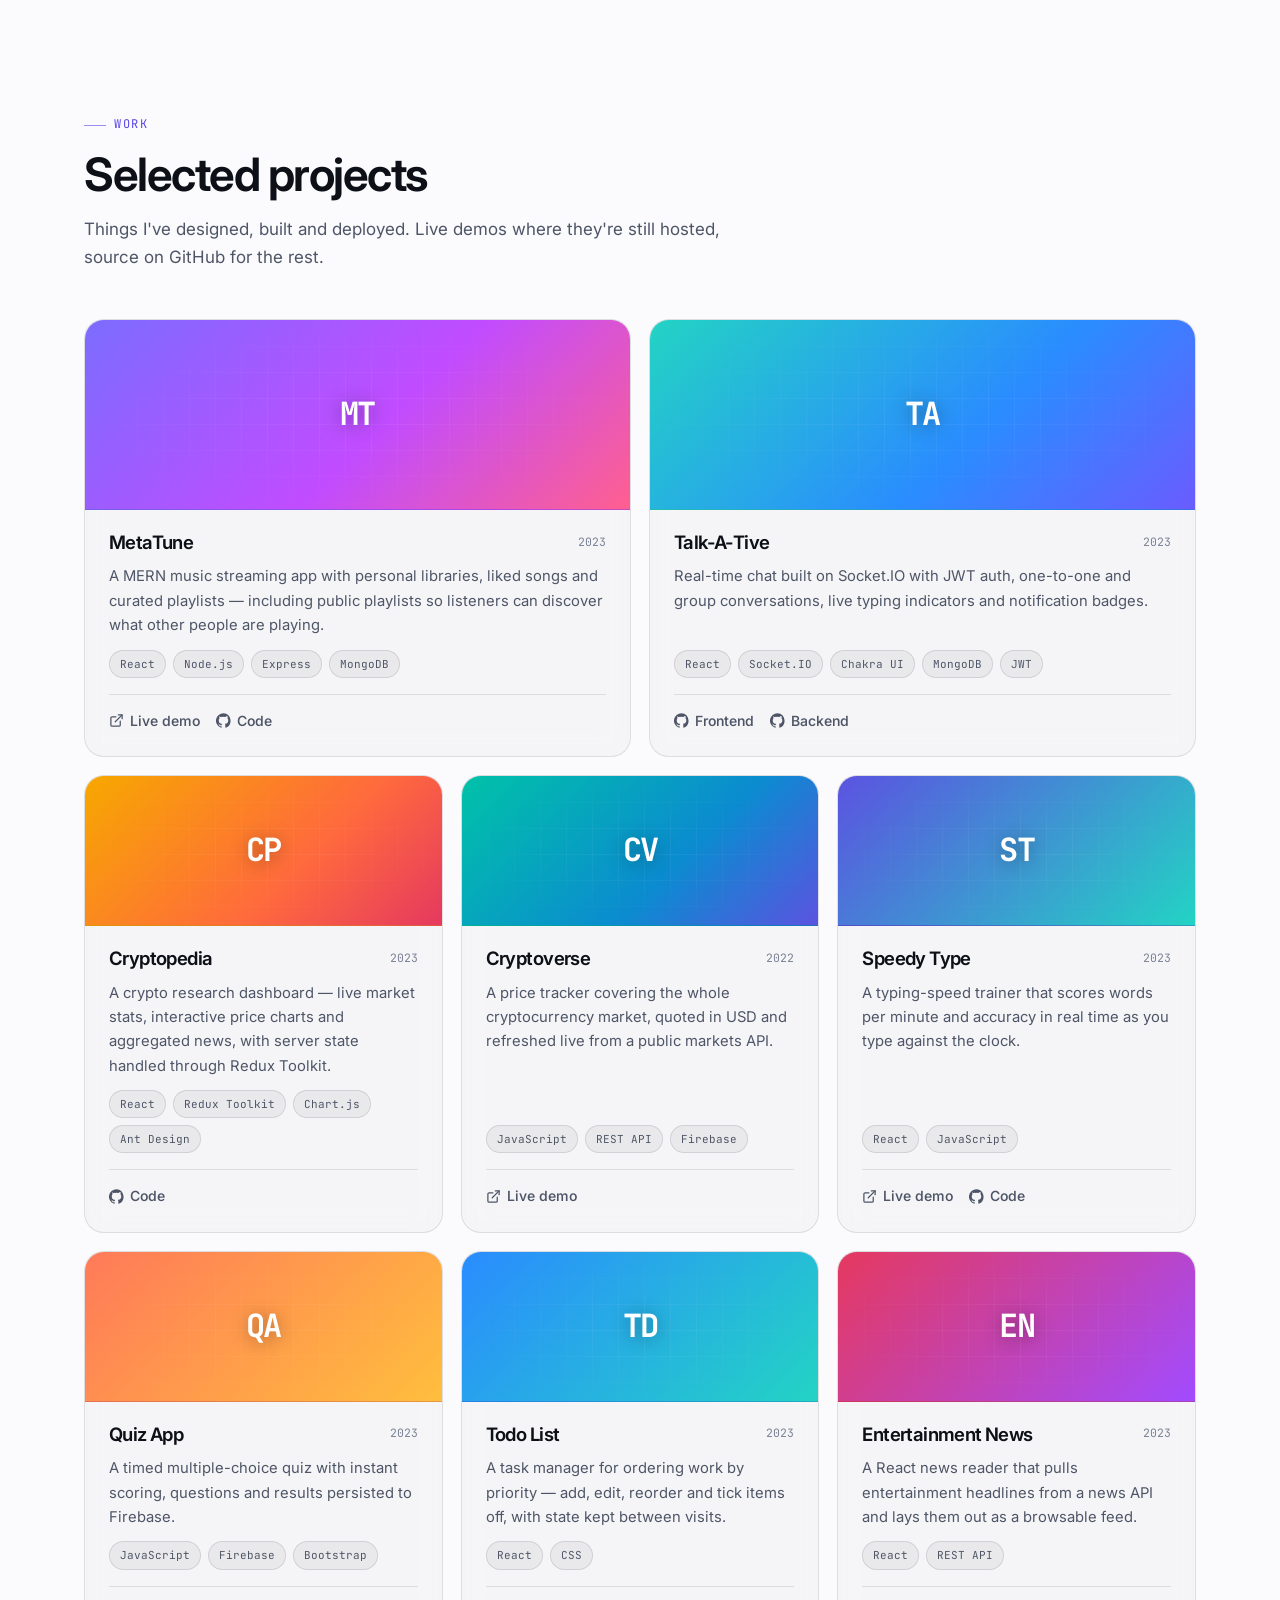
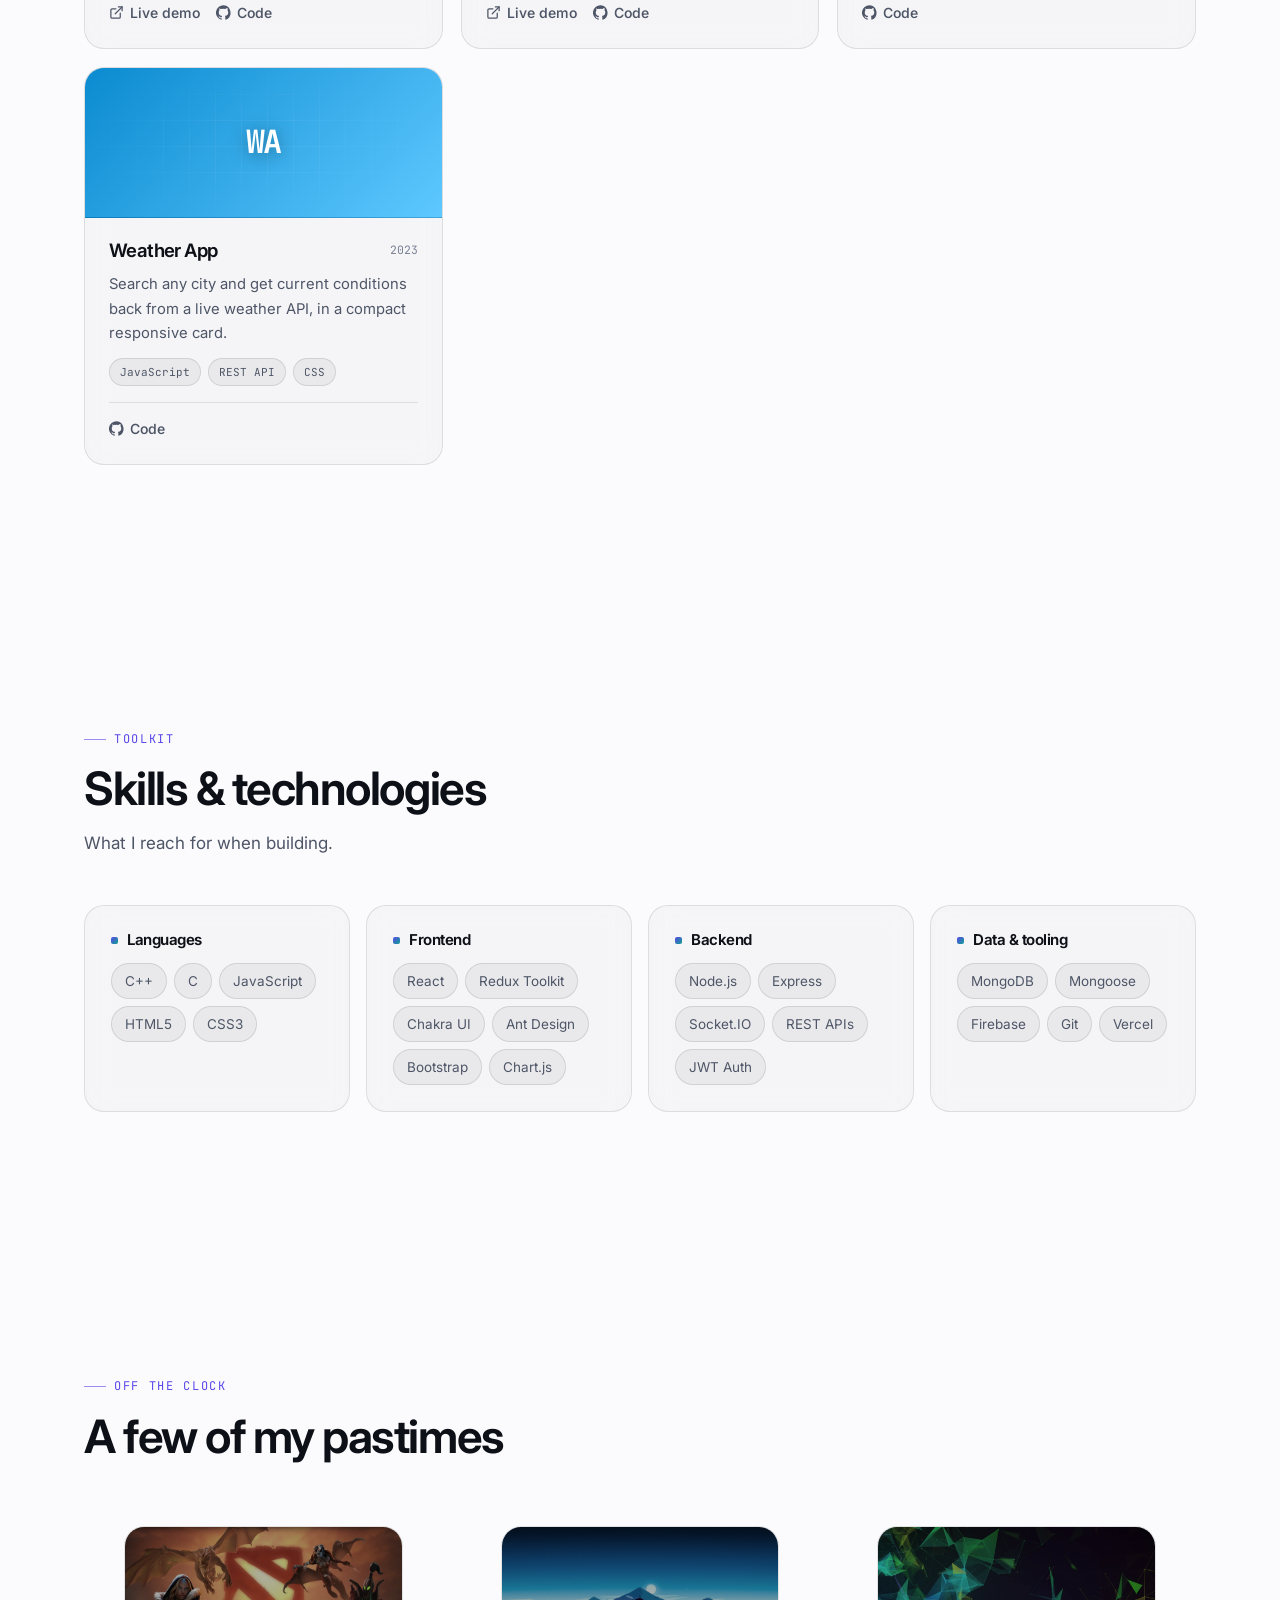
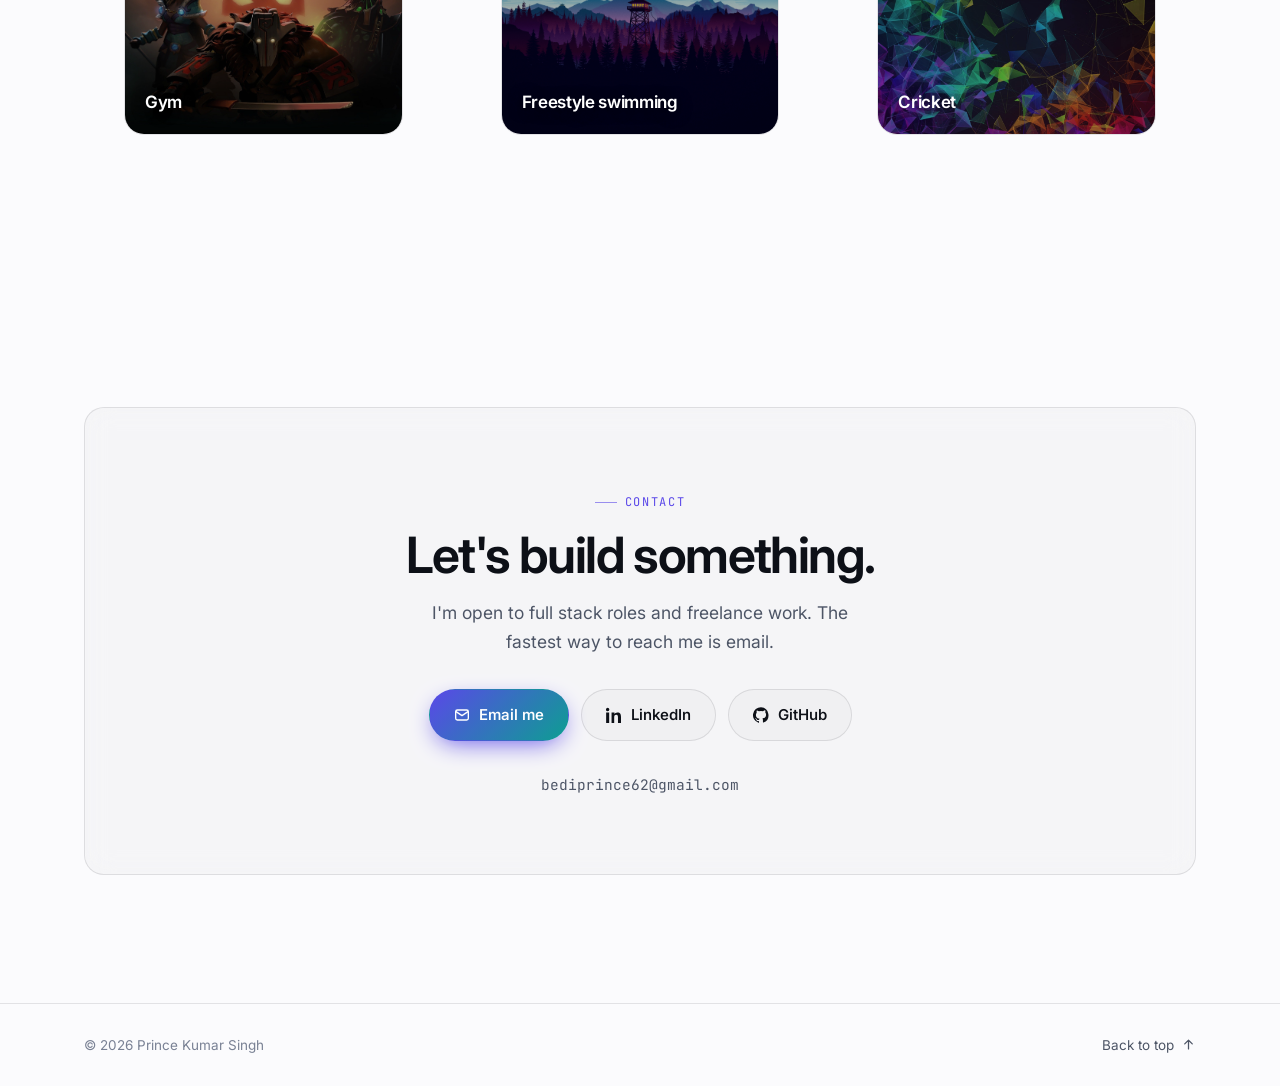
<file: blog/upcoming.html>
<!DOCTYPE html>
<html lang="en">
<head>
  <meta charset="utf-8">
  <title>Home — Prince Kumar Singh</title>
  <meta http-equiv="refresh" content="0; url=../index.html">
  <link rel="canonical" href="../index.html">
  <script>location.replace("../index.html");</script>
</head>
<body>
  <p>This page has moved. <a href="../index.html">Continue to Home</a>.</p>
</body>
</html>
</file>
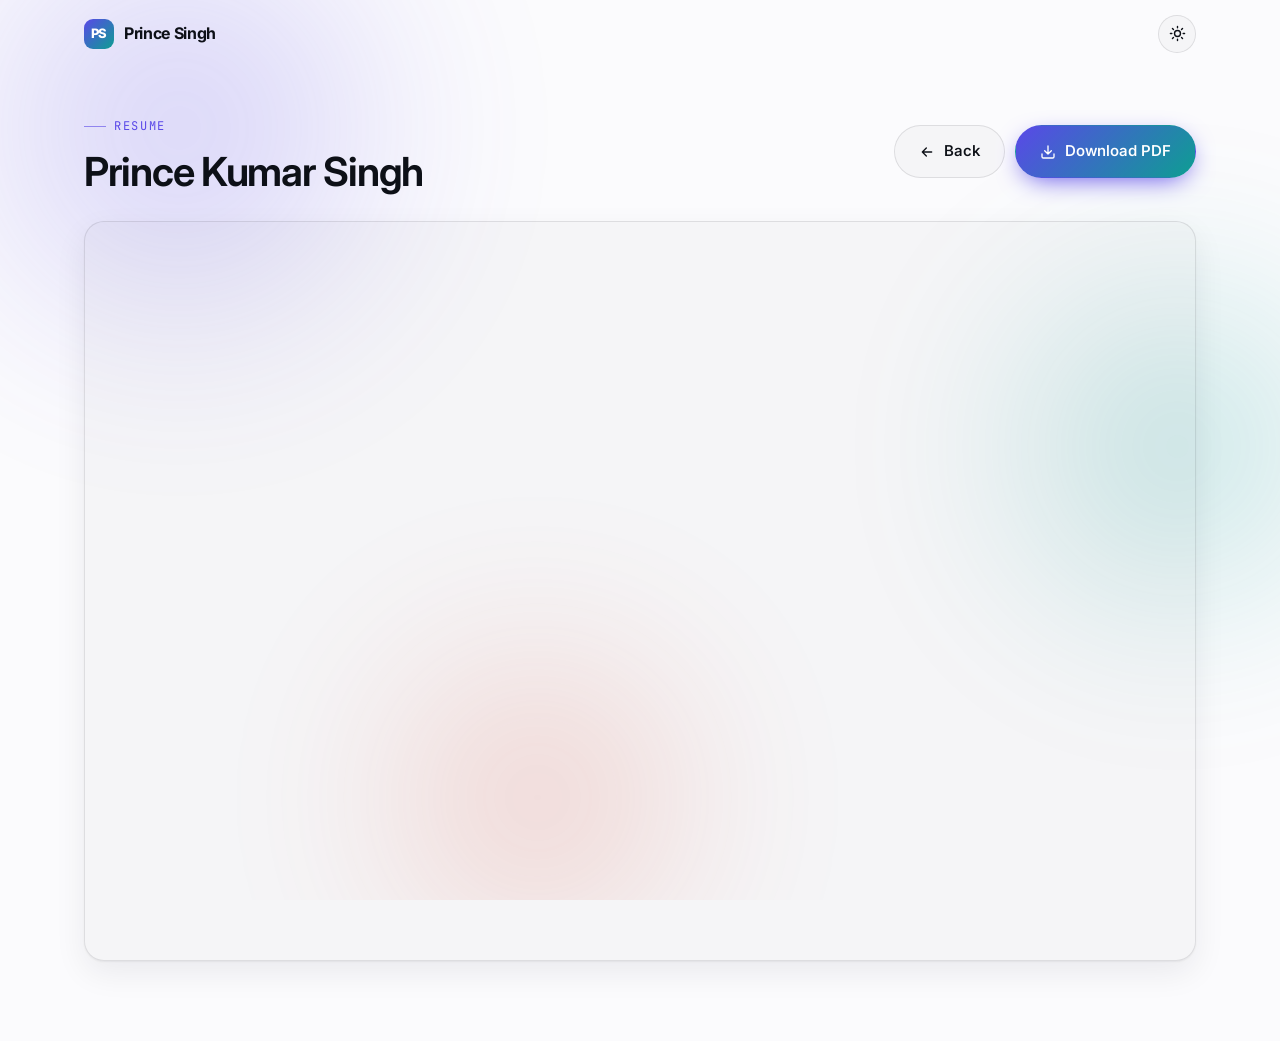
<file: cv/cv.html>
<!DOCTYPE html>
<html lang="en" data-theme="dark">
<head>
  <meta charset="utf-8">
  <meta name="viewport" content="width=device-width, initial-scale=1">
  <title>Resume — Prince Kumar Singh</title>
  <link rel="preconnect" href="https://fonts.googleapis.com">
  <link rel="preconnect" href="https://fonts.gstatic.com" crossorigin>
  <link href="https://fonts.googleapis.com/css2?family=Inter:wght@400;500;600;700&family=JetBrains+Mono:wght@400;600&display=swap" rel="stylesheet">
  <link rel="stylesheet" href="../assets/style.css">
  <script>
    (function () {
      try {
        var t = localStorage.getItem("theme");
        if (!t) t = matchMedia("(prefers-color-scheme: light)").matches ? "light" : "dark";
        document.documentElement.dataset.theme = t;
      } catch (e) {}
    })();
  </script>
  <style>
    .resume-shell { padding-top: calc(var(--nav-h) + 40px); padding-bottom: 80px; }
    .resume-bar {
      display: flex; flex-wrap: wrap; gap: 12px;
      align-items: center; justify-content: space-between;
      margin-bottom: 26px;
    }
    .viewer {
      border-radius: var(--radius);
      border: 1px solid var(--border);
      background: var(--surface);
      overflow: hidden;
      box-shadow: var(--shadow);
    }
    .viewer object, .viewer iframe { width: 100%; height: 82vh; min-height: 520px; border: 0; display: block; }
    .fallback { padding: 40px 24px; text-align: center; color: var(--text-muted); }
  </style>
</head>
<body>
  <div class="mesh" aria-hidden="true"><span></span><span></span><span></span></div>

  <header class="nav stuck">
    <div class="wrap">
      <a class="brand" href="../index.html"><span class="brand-mark">PS</span> Prince Singh</a>
      <div class="nav-actions">
        <button class="icon-btn theme-toggle" type="button" aria-label="Toggle colour theme">
          <svg class="moon" viewBox="0 0 24 24" fill="none" stroke="currentColor" stroke-width="2" stroke-linecap="round" stroke-linejoin="round"><path d="M21 12.8A9 9 0 1 1 11.2 3a7 7 0 0 0 9.8 9.8z"/></svg>
          <svg class="sun" viewBox="0 0 24 24" fill="none" stroke="currentColor" stroke-width="2" stroke-linecap="round" stroke-linejoin="round"><circle cx="12" cy="12" r="4.2"/><path d="M12 2v2M12 20v2M4.9 4.9l1.4 1.4M17.7 17.7l1.4 1.4M2 12h2M20 12h2M4.9 19.1l1.4-1.4M17.7 6.3l1.4-1.4"/></svg>
        </button>
      </div>
    </div>
  </header>

  <main class="wrap resume-shell">
    <div class="resume-bar">
      <div>
        <span class="eyebrow">Resume</span>
        <h1 style="font-size:clamp(28px,4.4vw,40px)">Prince Kumar Singh</h1>
      </div>
      <div style="display:flex;gap:10px;flex-wrap:wrap">
        <a class="btn btn-ghost" href="../index.html">
          <svg viewBox="0 0 24 24" fill="none" stroke="currentColor" stroke-width="2" stroke-linecap="round" stroke-linejoin="round"><path d="M19 12H5M11 18l-6-6 6-6"/></svg>
          Back
        </a>
        <a class="btn btn-primary" href="NIT JAMSHEDPUR_PRINCE KUMAR SINGH.pdf" download>
          <svg viewBox="0 0 24 24" fill="none" stroke="currentColor" stroke-width="2" stroke-linecap="round" stroke-linejoin="round"><path d="M21 15v4a2 2 0 0 1-2 2H5a2 2 0 0 1-2-2v-4"/><path d="M7 10l5 5 5-5M12 15V3"/></svg>
          Download PDF
        </a>
      </div>
    </div>

    <div class="viewer">
      <object data="NIT JAMSHEDPUR_PRINCE KUMAR SINGH.pdf" type="application/pdf">
        <iframe src="NIT JAMSHEDPUR_PRINCE KUMAR SINGH.pdf" title="Resume PDF"></iframe>
        <div class="fallback">
          <p>Your browser can't display the PDF inline.</p>
          <p style="margin-top:14px"><a class="btn btn-primary" href="NIT JAMSHEDPUR_PRINCE KUMAR SINGH.pdf">Open the resume</a></p>
        </div>
      </object>
    </div>
  </main>

  <script src="../assets/main.js"></script>
</body>
</html>
</file>
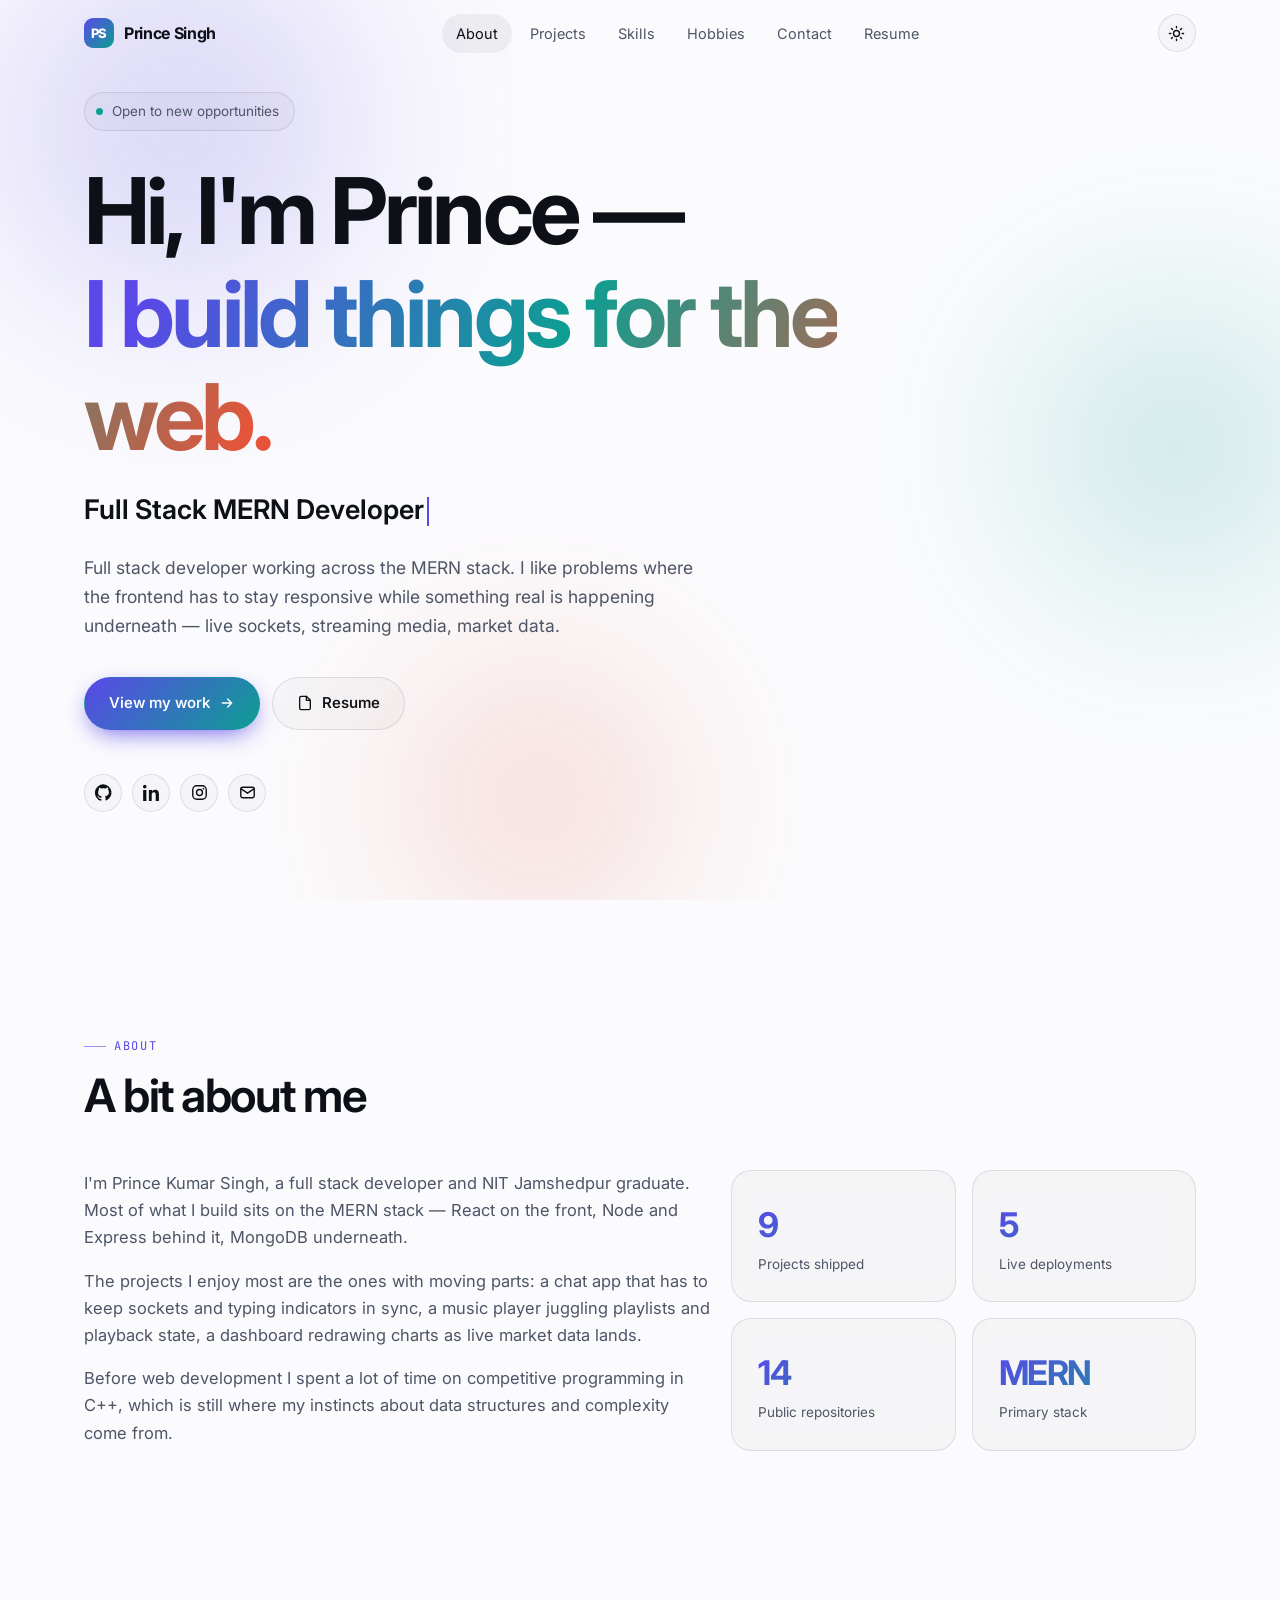
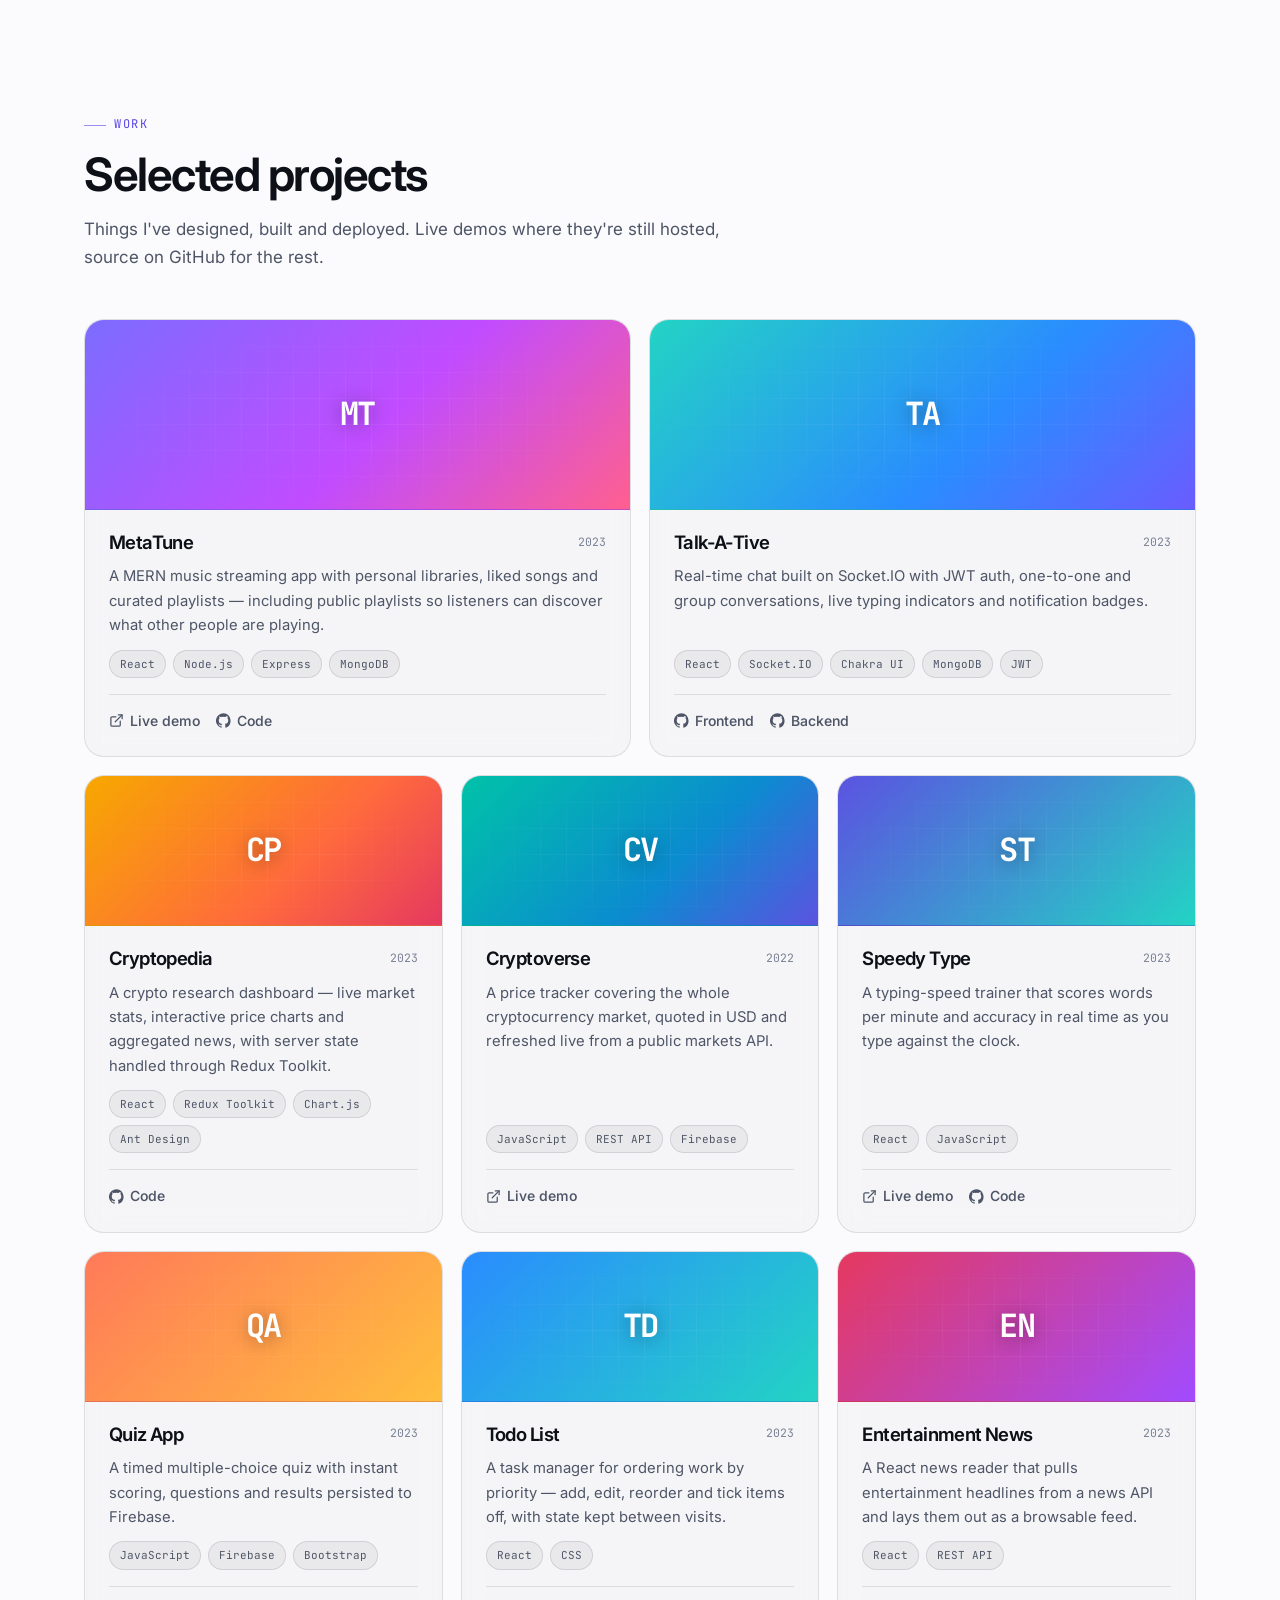
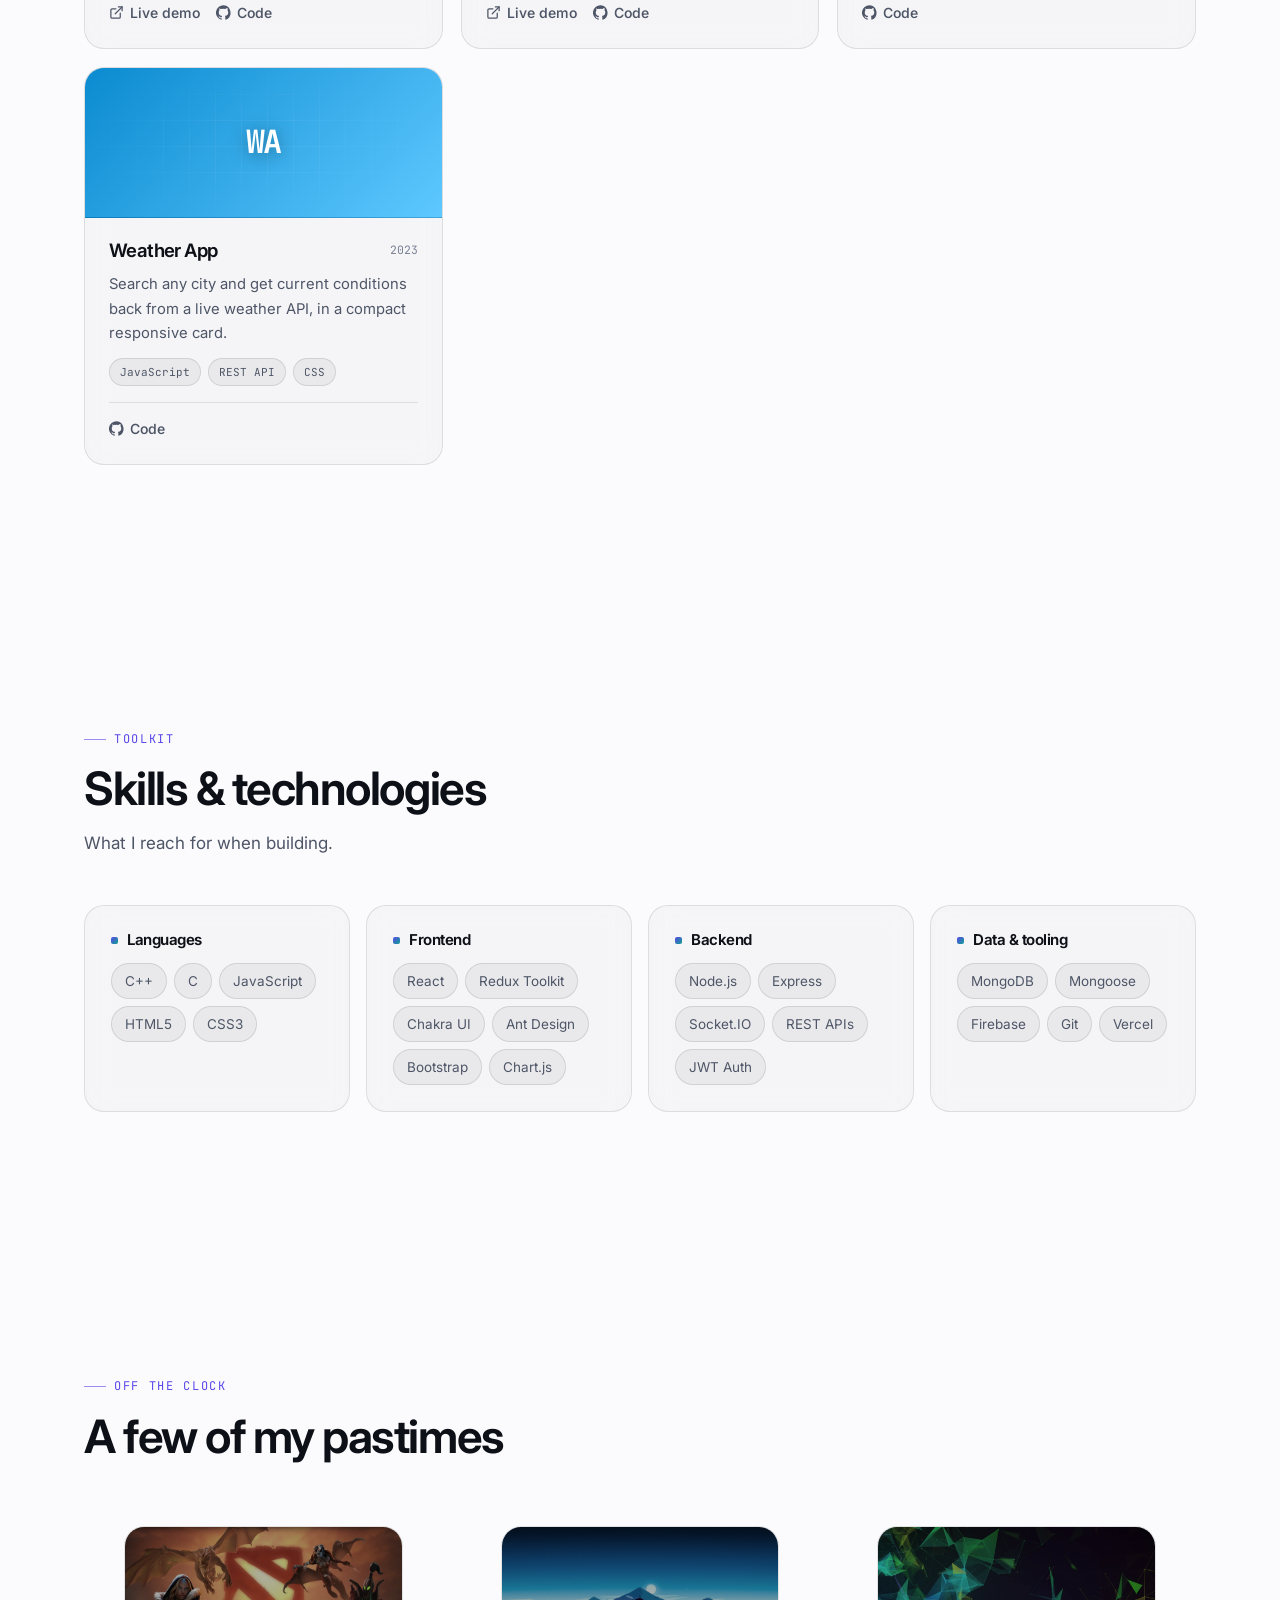
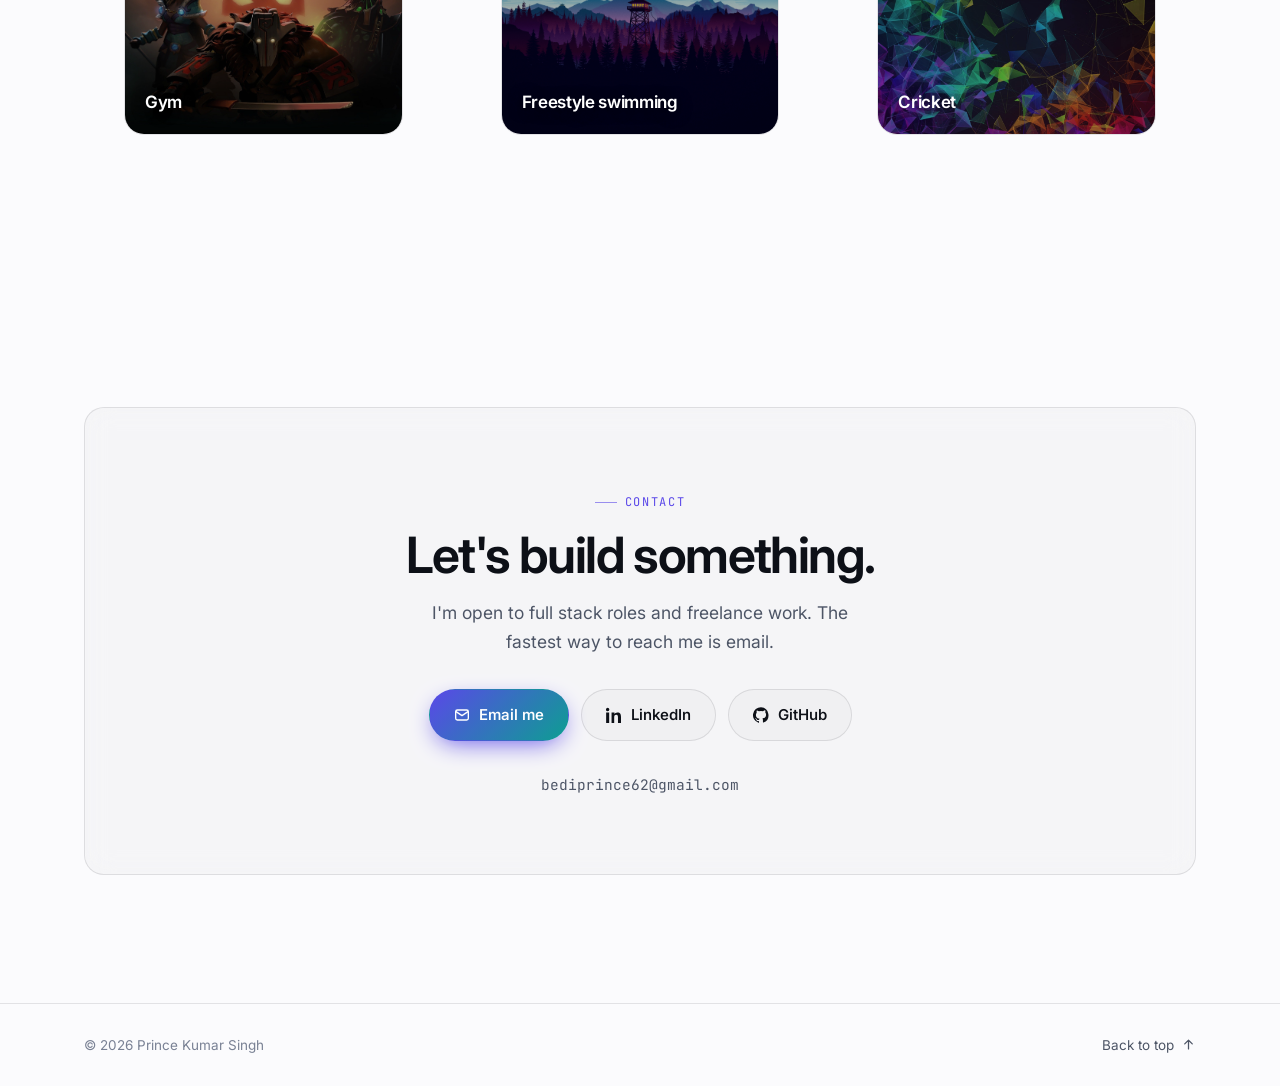
<file: hobbies/hobbies.html>
<!DOCTYPE html>
<html lang="en">
<head>
  <meta charset="utf-8">
  <title>Hobbies — Prince Kumar Singh</title>
  <meta http-equiv="refresh" content="0; url=../index.html#hobbies">
  <link rel="canonical" href="../index.html#hobbies">
  <script>location.replace("../index.html#hobbies");</script>
</head>
<body>
  <p>This page has moved. <a href="../index.html#hobbies">Continue to Hobbies</a>.</p>
</body>
</html>
</file>
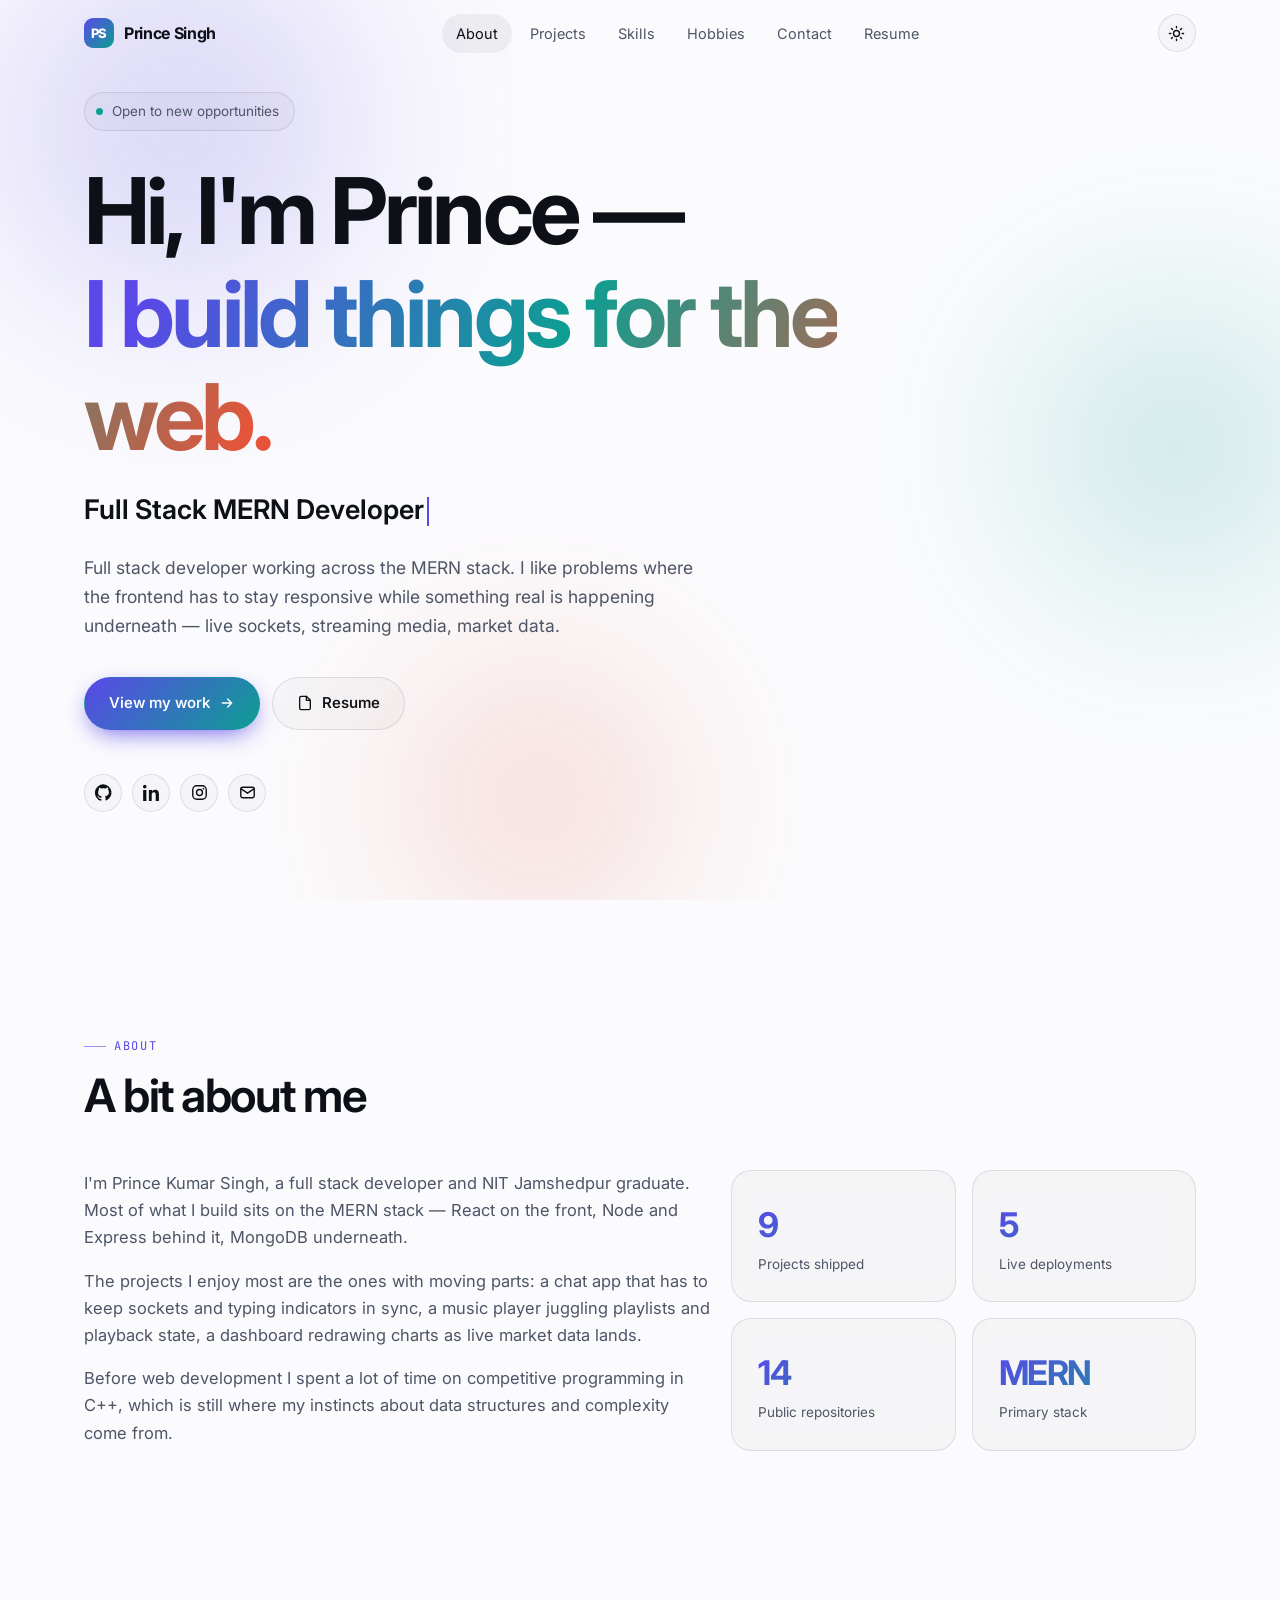
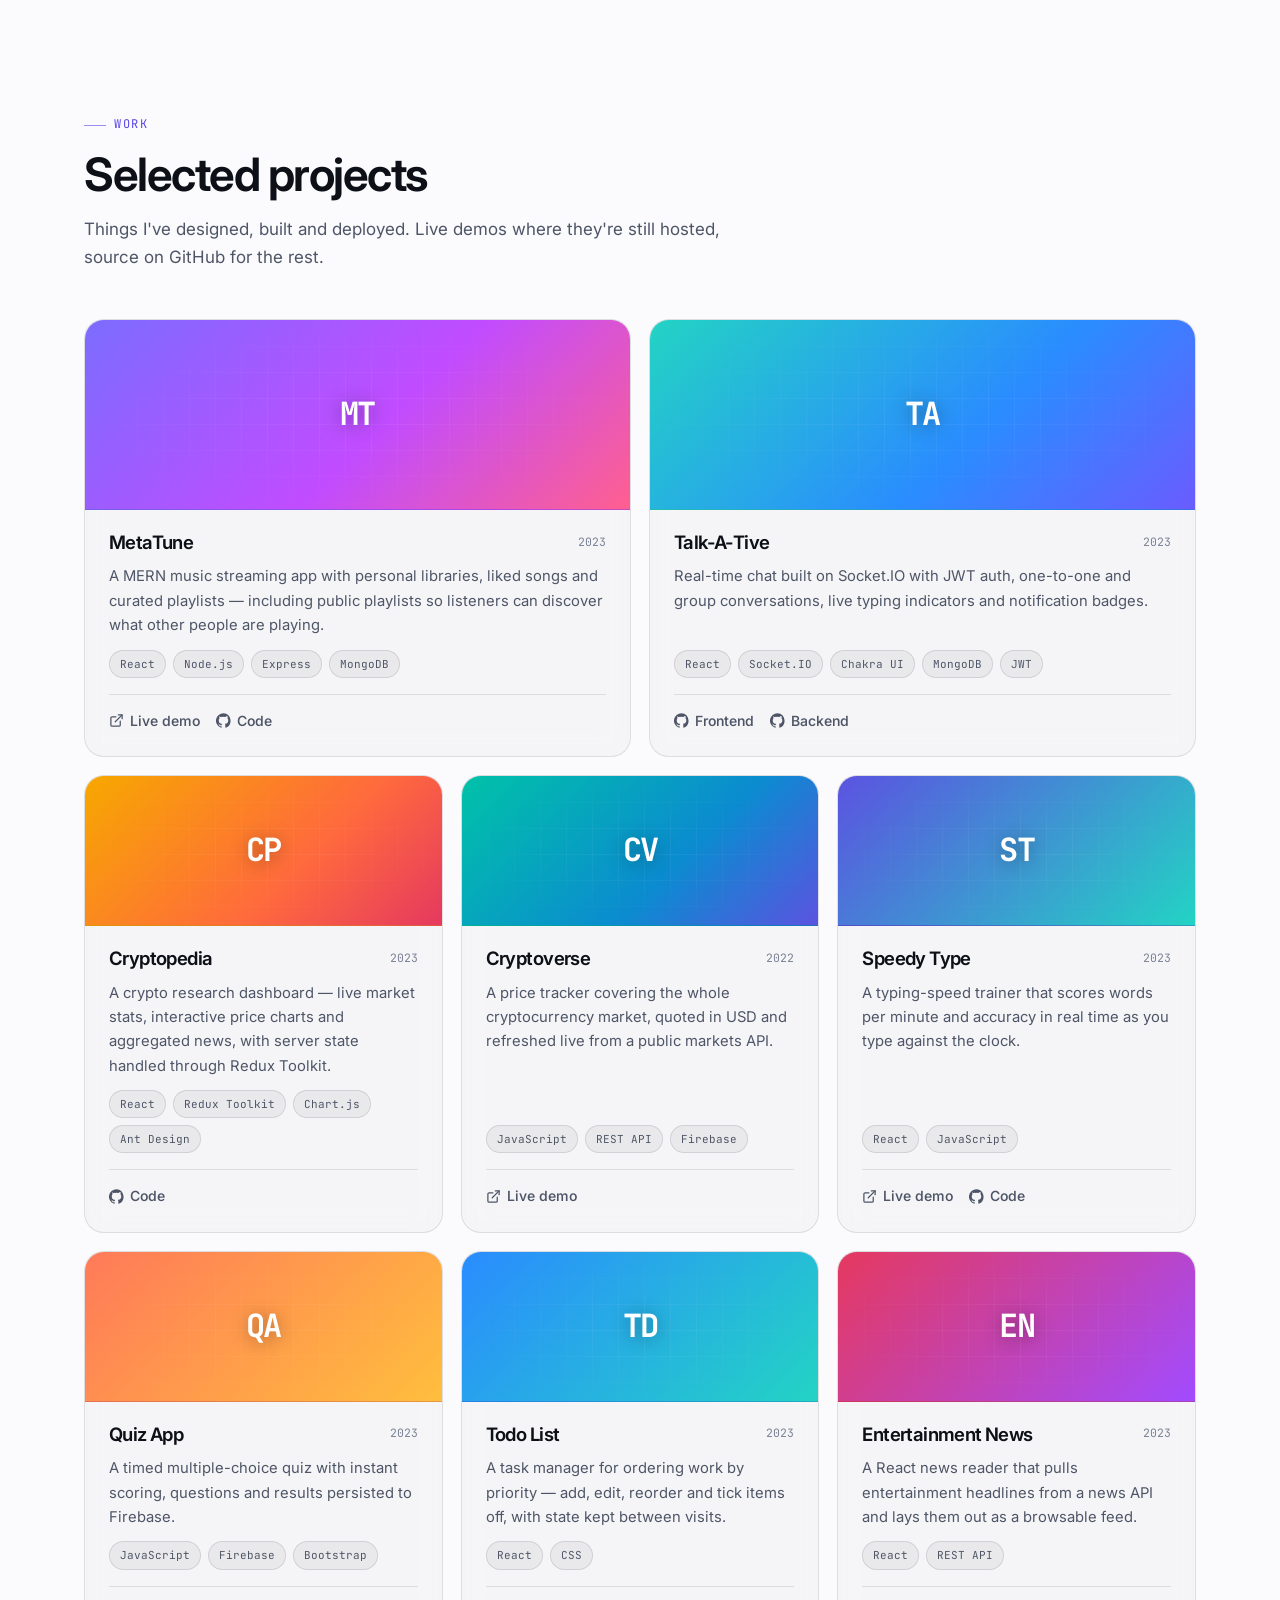
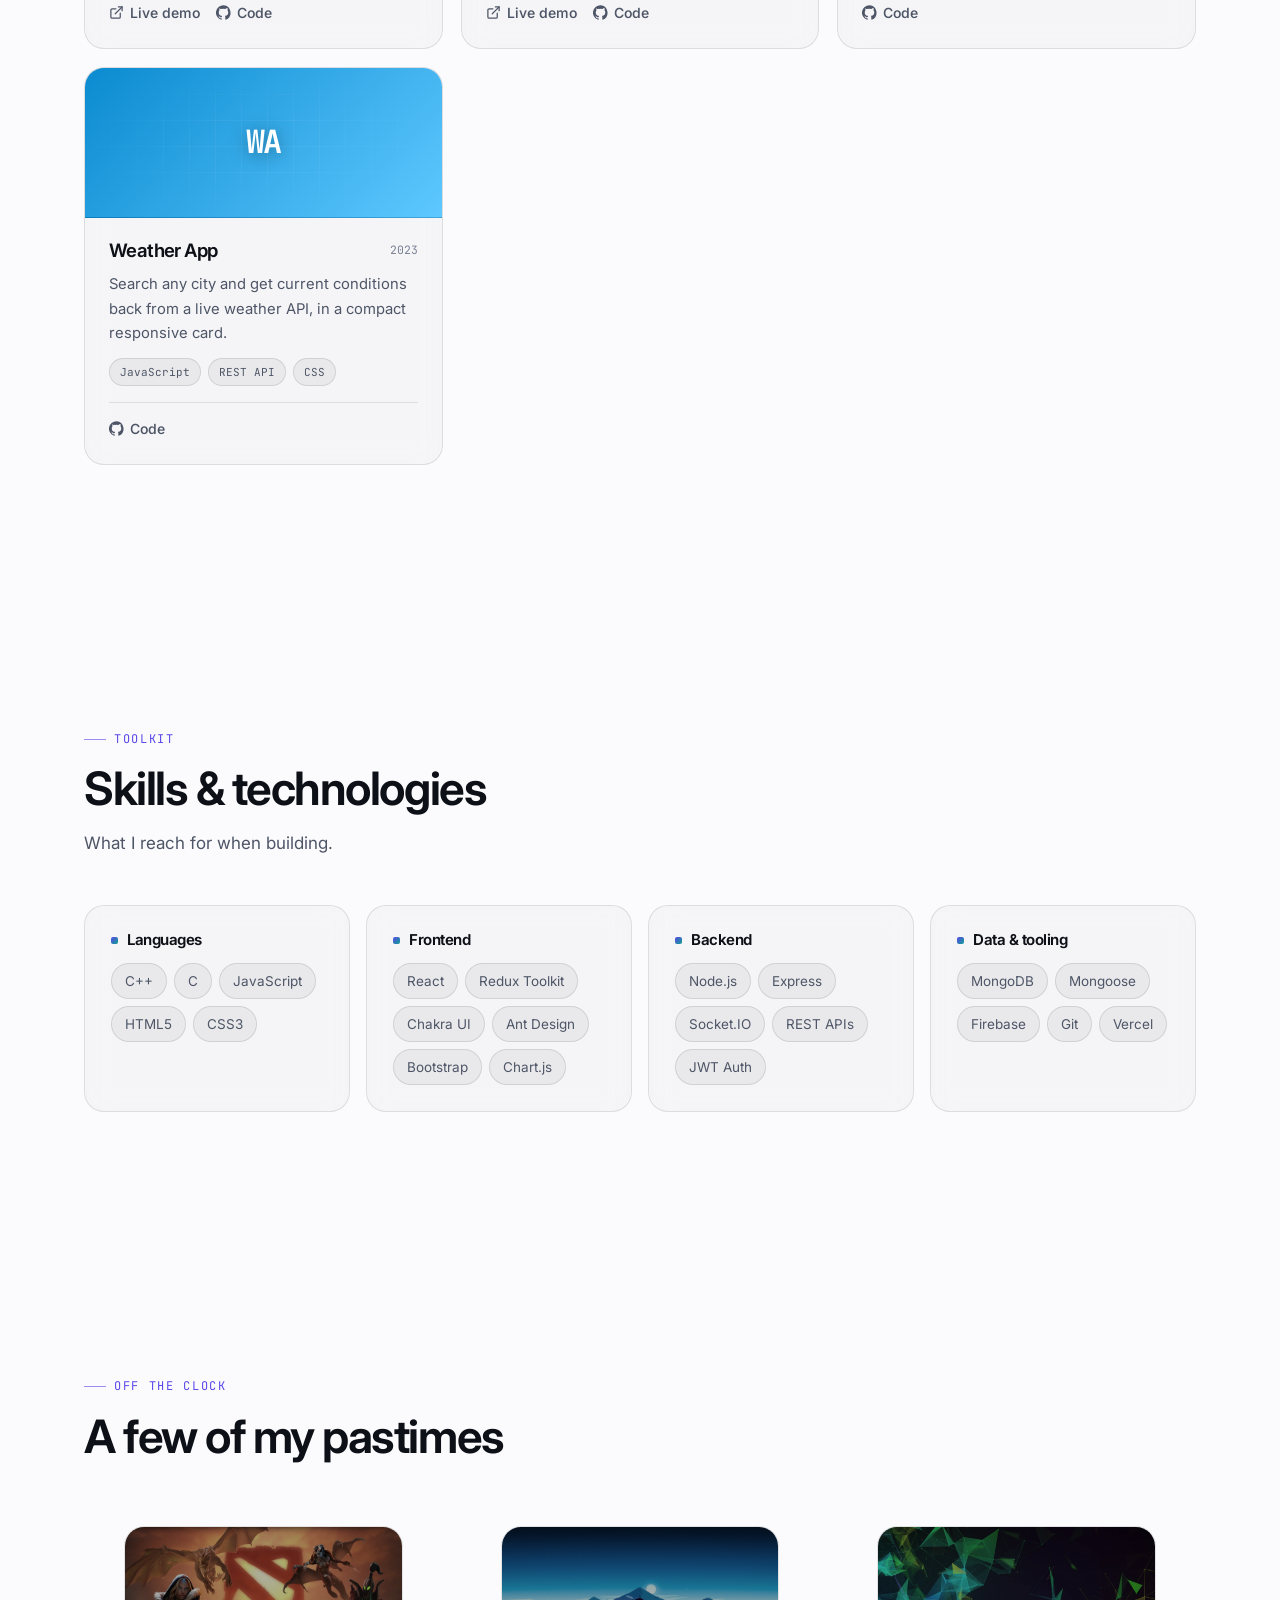
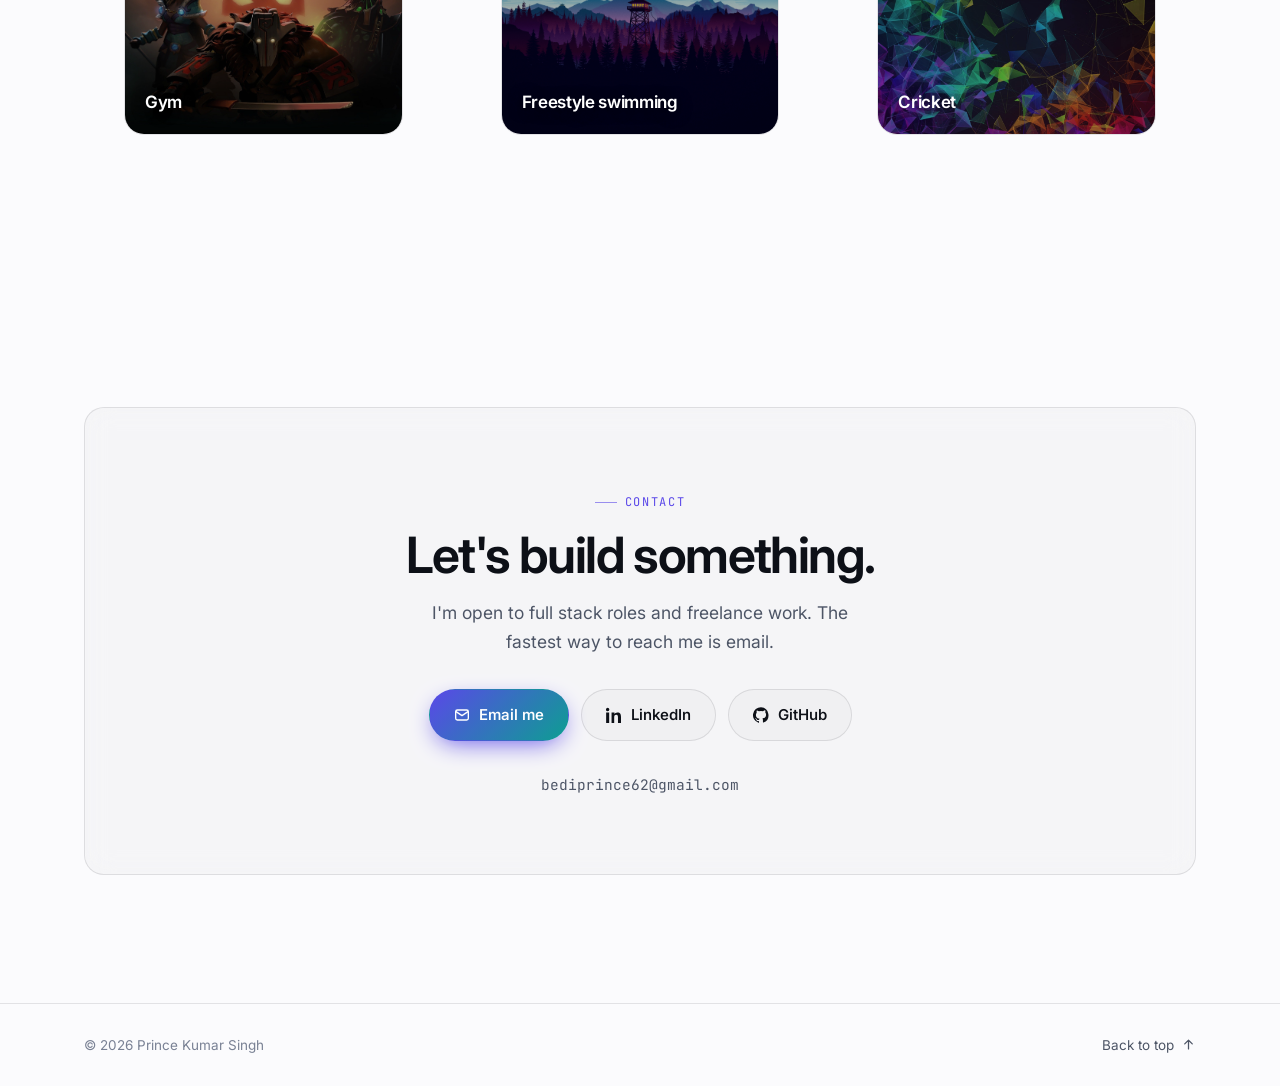
<file: projectpage/projects.html>
<!DOCTYPE html>
<html lang="en">
<head>
  <meta charset="utf-8">
  <title>Projects — Prince Kumar Singh</title>
  <meta http-equiv="refresh" content="0; url=../index.html#projects">
  <link rel="canonical" href="../index.html#projects">
  <script>location.replace("../index.html#projects");</script>
</head>
<body>
  <p>This page has moved. <a href="../index.html#projects">Continue to Projects</a>.</p>
</body>
</html>
</file>
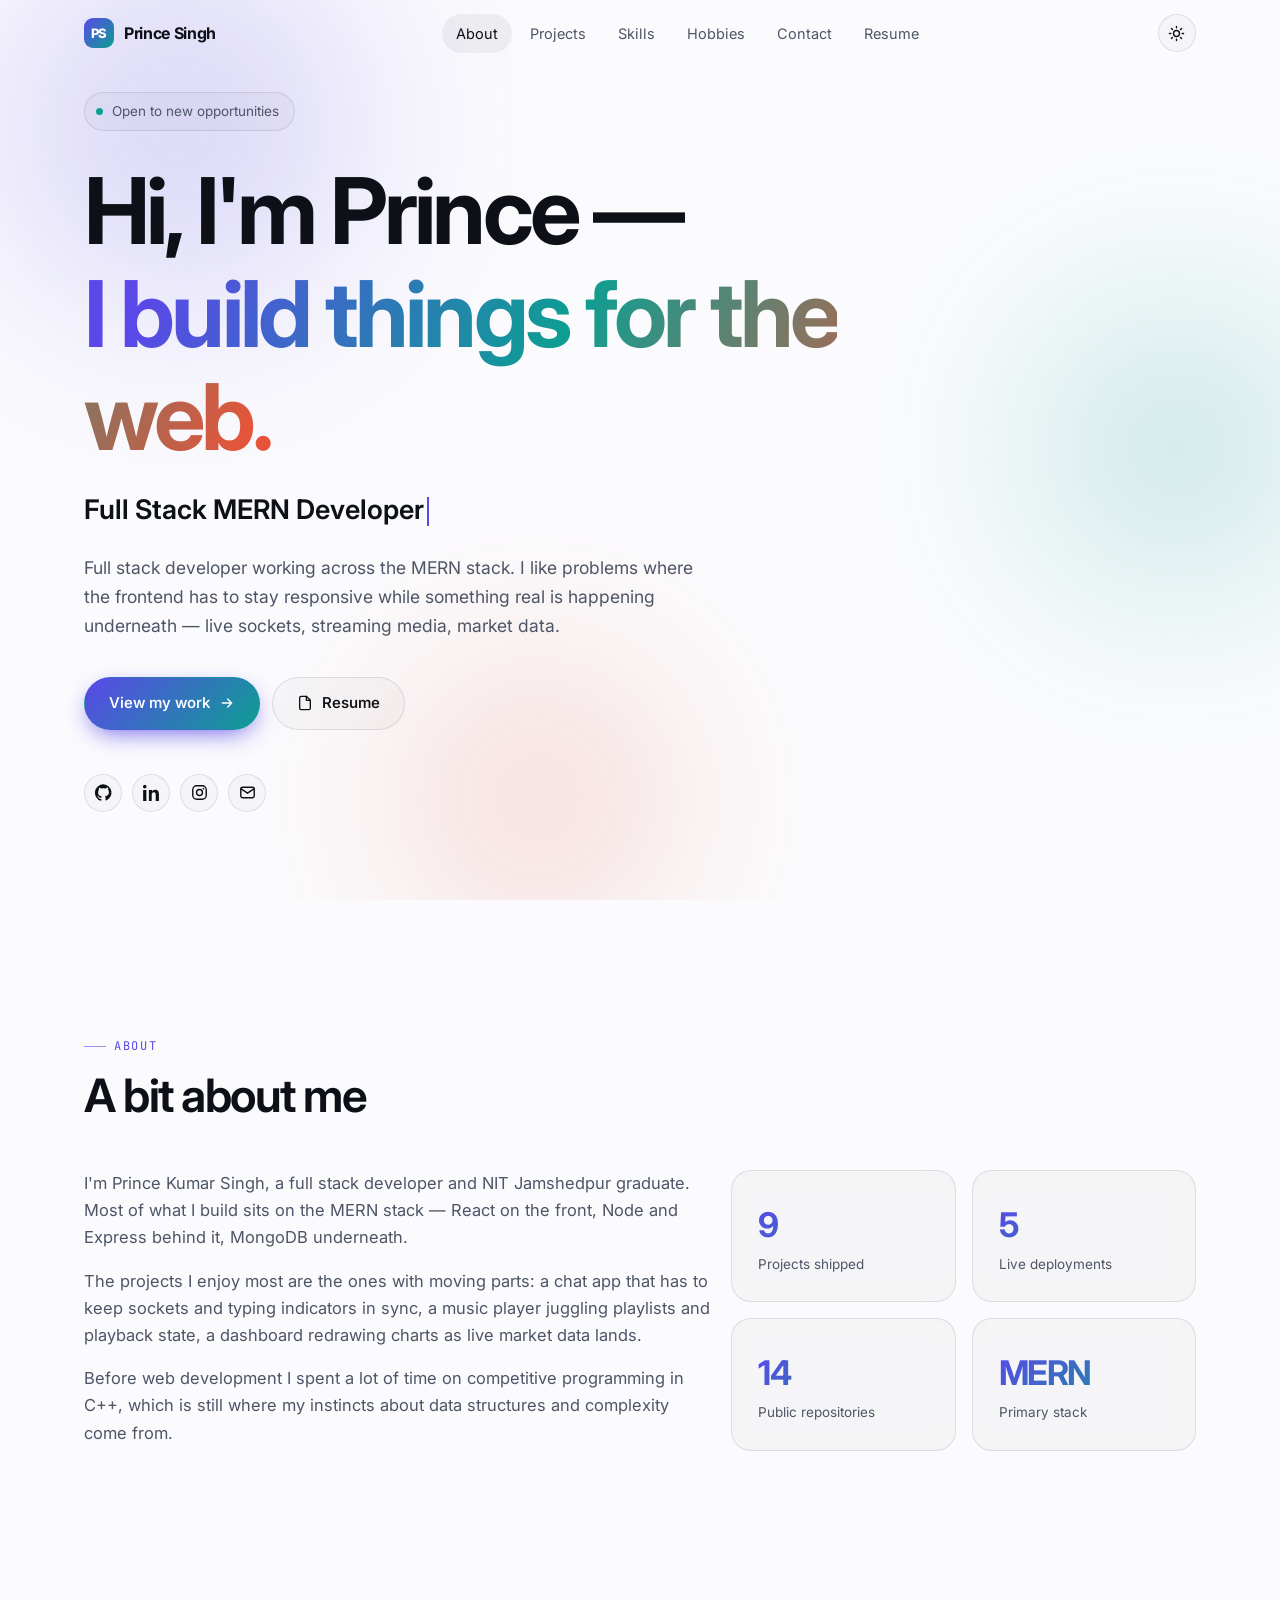
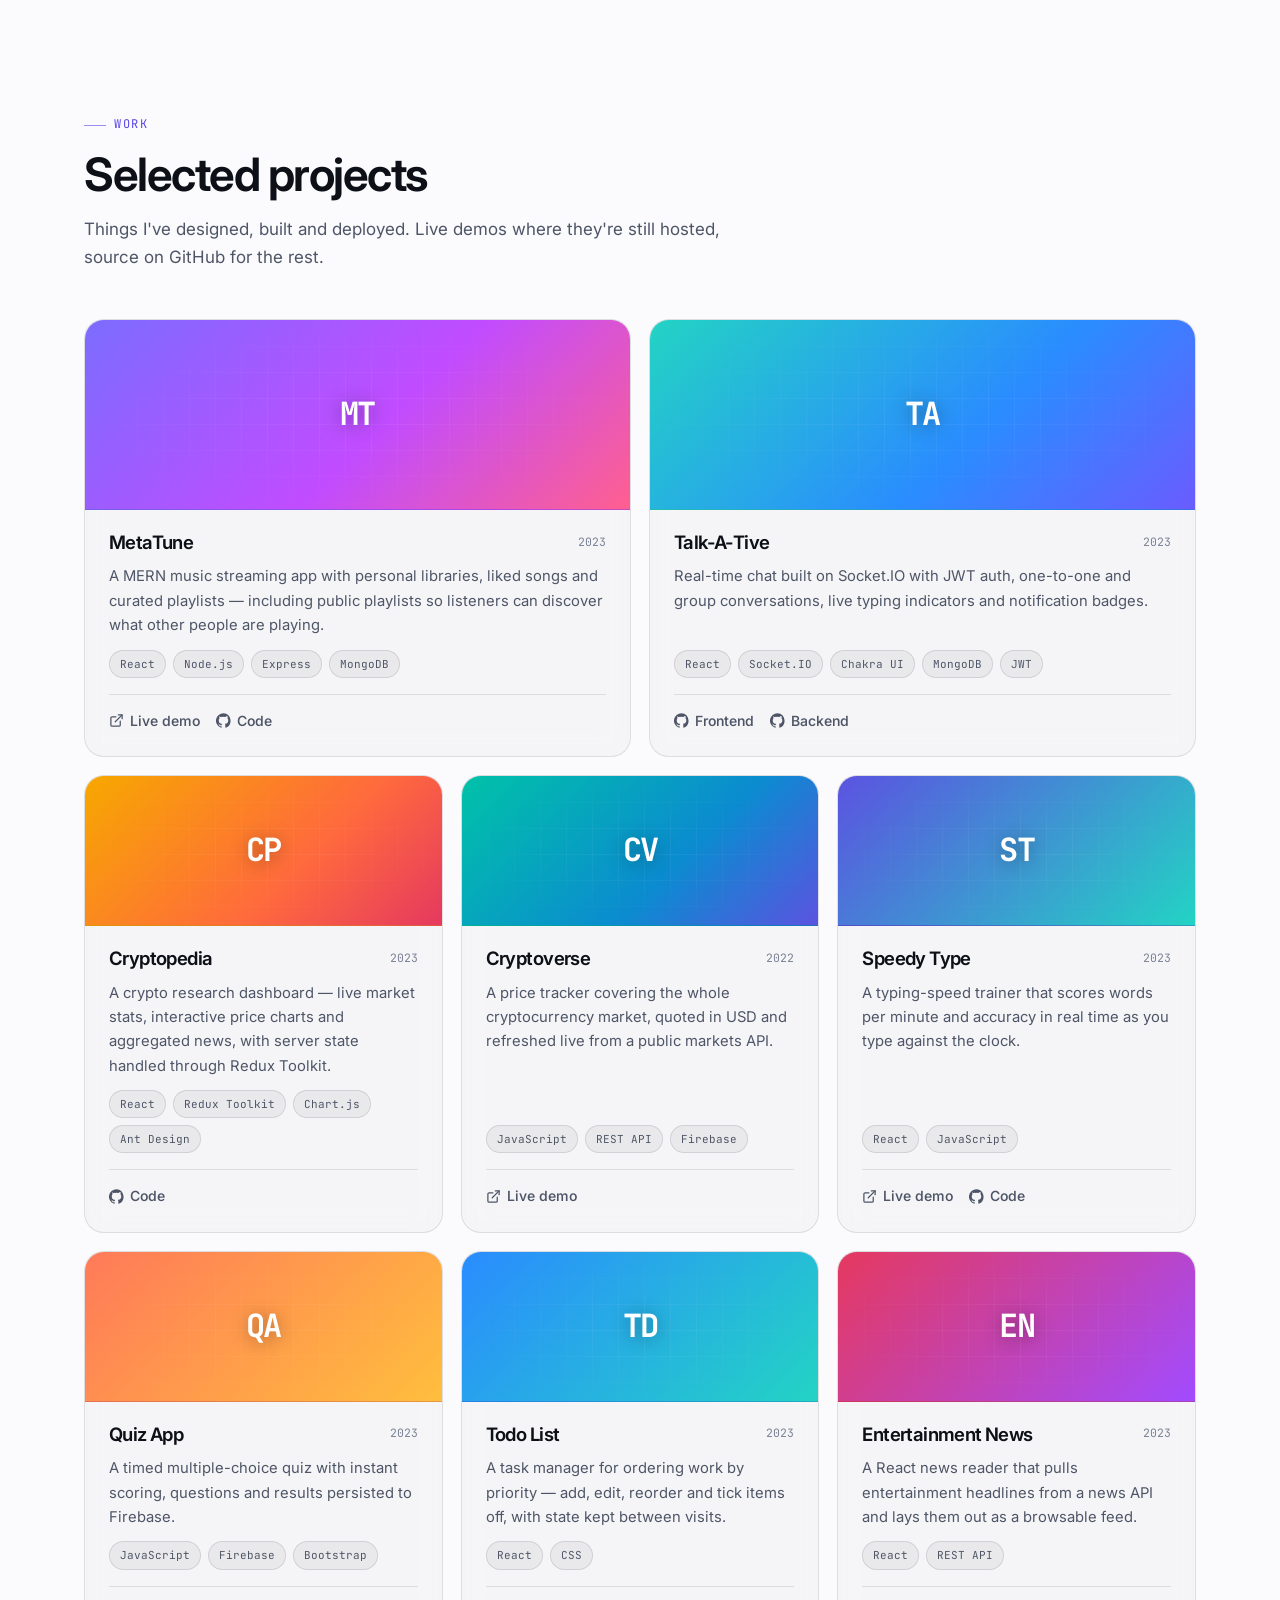
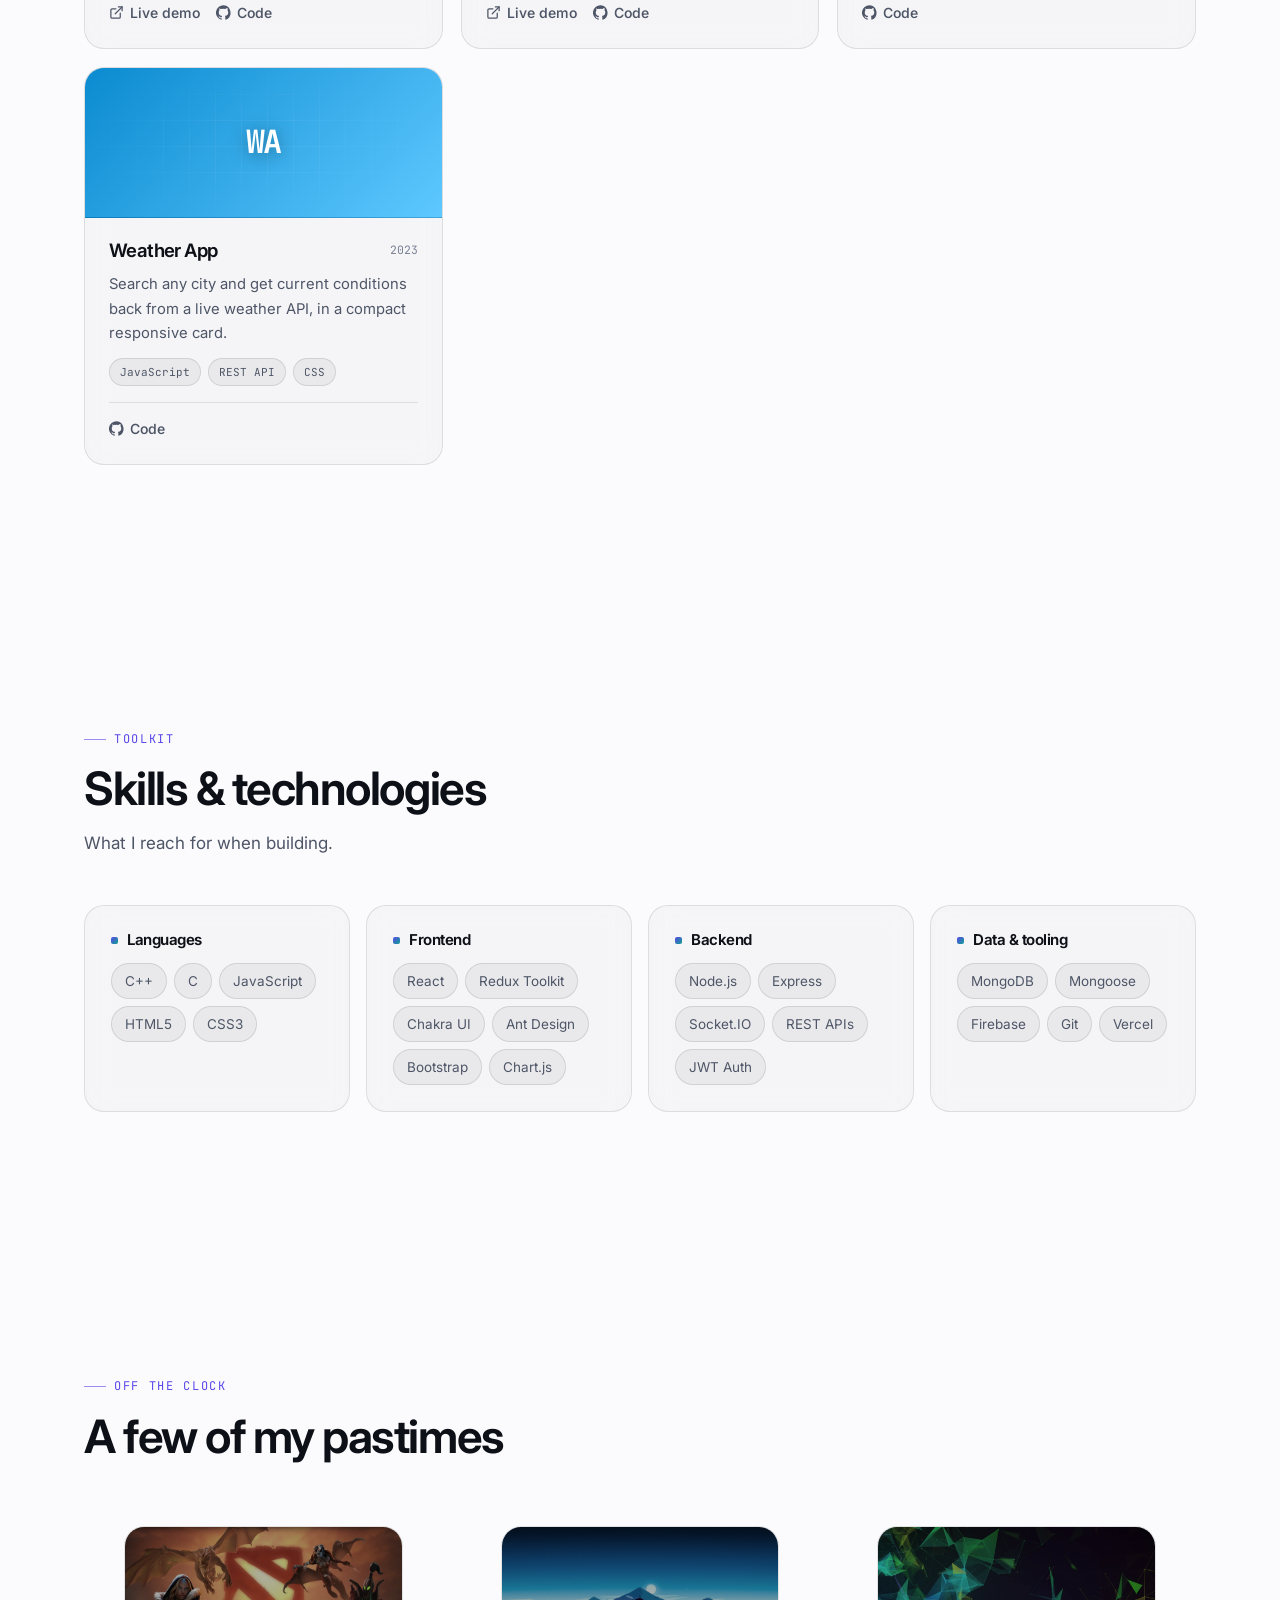
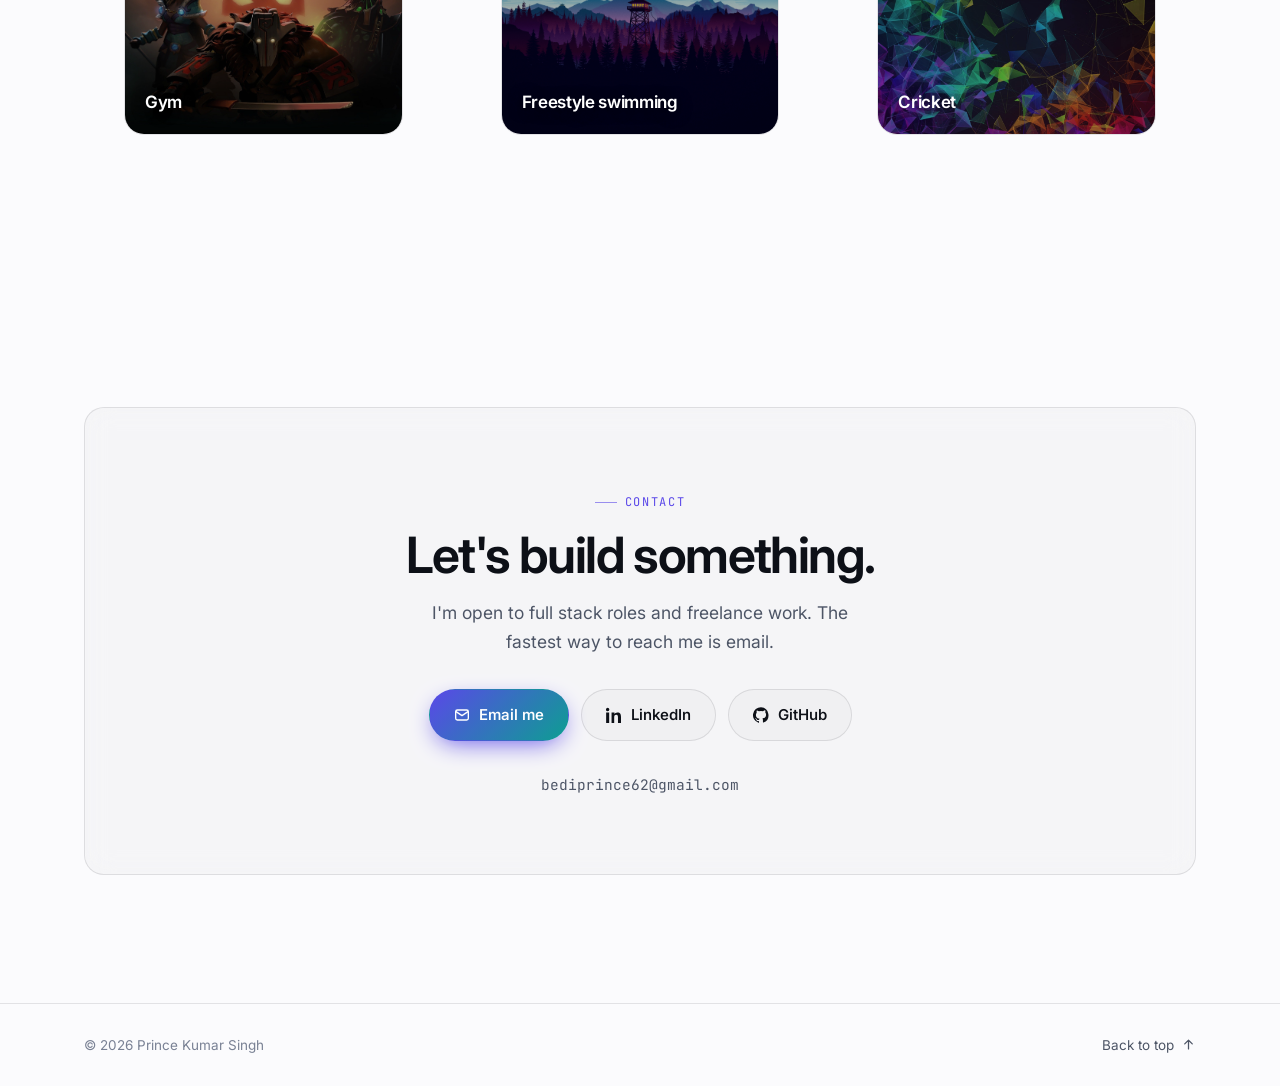
<file: skillspage/skills.html>
<!DOCTYPE html>
<html lang="en">
<head>
  <meta charset="utf-8">
  <title>Skills — Prince Kumar Singh</title>
  <meta http-equiv="refresh" content="0; url=../index.html#skills">
  <link rel="canonical" href="../index.html#skills">
  <script>location.replace("../index.html#skills");</script>
</head>
<body>
  <p>This page has moved. <a href="../index.html#skills">Continue to Skills</a>.</p>
</body>
</html>
</file>
<file: assets/style.css>
/* ==========================================================================
   Prince Kumar Singh — Portfolio
   Design tokens + modern bento/glass UI. Dark-first with a light theme.
   ========================================================================== */

:root {
  color-scheme: dark;

  --bg:          #08090d;
  --bg-elev:     #0f1117;
  --surface:     rgba(255, 255, 255, 0.035);
  --surface-2:   rgba(255, 255, 255, 0.06);
  --border:      rgba(255, 255, 255, 0.09);
  --border-lit:  rgba(255, 255, 255, 0.18);

  --text:        #f2f4f8;
  --text-muted:  #a1a8b8;
  --text-dim:    #6e7688;

  --accent:      #7c6cff;
  --accent-2:    #23d3c4;
  --accent-3:    #ff7a59;
  --accent-soft: rgba(124, 108, 255, 0.14);

  --radius:      20px;
  --radius-sm:   12px;
  --radius-pill: 999px;

  --shadow:      0 1px 2px rgba(0,0,0,.4), 0 12px 40px rgba(0,0,0,.35);
  --shadow-lift: 0 1px 2px rgba(0,0,0,.4), 0 24px 60px rgba(0,0,0,.5);

  --maxw:        1160px;
  --nav-h:       68px;

  --font: "Inter", -apple-system, BlinkMacSystemFont, "Segoe UI", Roboto,
          "Helvetica Neue", Arial, sans-serif;
  --mono: "JetBrains Mono", ui-monospace, SFMono-Regular, Menlo, Consolas, monospace;
}

[data-theme="light"] {
  color-scheme: light;

  --bg:          #fbfbfd;
  --bg-elev:     #ffffff;
  --surface:     rgba(10, 12, 20, 0.025);
  --surface-2:   rgba(10, 12, 20, 0.05);
  --border:      rgba(10, 12, 20, 0.10);
  --border-lit:  rgba(10, 12, 20, 0.20);

  --text:        #0d1017;
  --text-muted:  #4d5566;
  --text-dim:    #798194;

  --accent:      #5a48e8;
  --accent-2:    #0d9e92;
  --accent-3:    #e5543a;
  --accent-soft: rgba(90, 72, 232, 0.10);

  --shadow:      0 1px 2px rgba(16,20,40,.06), 0 12px 32px rgba(16,20,40,.07);
  --shadow-lift: 0 1px 2px rgba(16,20,40,.08), 0 24px 56px rgba(16,20,40,.13);
}

/* ---------- reset ---------- */
*, *::before, *::after { box-sizing: border-box; }

html {
  scroll-behavior: smooth;
  scroll-padding-top: calc(var(--nav-h) + 16px);
  -webkit-text-size-adjust: 100%;
}

body {
  margin: 0;
  background: var(--bg);
  color: var(--text);
  font-family: var(--font);
  font-size: 16px;
  line-height: 1.65;
  -webkit-font-smoothing: antialiased;
  overflow-x: hidden;
  transition: background .35s ease, color .35s ease;
}

img { max-width: 100%; display: block; }
a   { color: inherit; text-decoration: none; }

h1, h2, h3, h4 {
  margin: 0;
  line-height: 1.12;
  letter-spacing: -0.032em;
  font-weight: 640;
}

p { margin: 0; }

::selection { background: var(--accent); color: #fff; }

:focus-visible {
  outline: 2px solid var(--accent);
  outline-offset: 3px;
  border-radius: 6px;
}

/* ---------- ambient gradient mesh ---------- */
.mesh {
  position: fixed;
  inset: 0;
  z-index: -1;
  pointer-events: none;
  overflow: hidden;
}

.mesh span {
  position: absolute;
  border-radius: 50%;
  filter: blur(90px);
  opacity: .5;
  animation: drift 22s ease-in-out infinite alternate;
}

.mesh span:nth-child(1) {
  width: 44vw; height: 44vw; top: -12vw; left: -8vw;
  background: radial-gradient(circle, var(--accent), transparent 68%);
}
.mesh span:nth-child(2) {
  width: 36vw; height: 36vw; top: 24vh; right: -10vw;
  background: radial-gradient(circle, var(--accent-2), transparent 68%);
  animation-delay: -7s;
}
.mesh span:nth-child(3) {
  width: 32vw; height: 32vw; bottom: -8vw; left: 26vw;
  background: radial-gradient(circle, var(--accent-3), transparent 68%);
  animation-delay: -13s;
  opacity: .3;
}

[data-theme="light"] .mesh span { opacity: .28; }

@keyframes drift {
  from { transform: translate3d(0,0,0) scale(1); }
  to   { transform: translate3d(4vw, 5vh, 0) scale(1.14); }
}

/* ---------- layout ---------- */
.wrap {
  width: 100%;
  max-width: var(--maxw);
  margin-inline: auto;
  padding-inline: 24px;
}

section { padding-block: clamp(72px, 10vw, 132px); }

.section-head { margin-bottom: 48px; max-width: 640px; }

.eyebrow {
  display: inline-flex;
  align-items: center;
  gap: 8px;
  font-family: var(--mono);
  font-size: 12px;
  letter-spacing: .14em;
  text-transform: uppercase;
  color: var(--accent);
  margin-bottom: 14px;
}

.eyebrow::before {
  content: "";
  width: 22px;
  height: 1px;
  background: currentColor;
  opacity: .6;
}

.section-head h2 {
  font-size: clamp(30px, 4.6vw, 46px);
  margin-bottom: 14px;
}

.section-head p { color: var(--text-muted); font-size: 17px; }

/* ---------- nav ---------- */
.nav {
  position: fixed;
  top: 0; left: 0; right: 0;
  height: var(--nav-h);
  z-index: 100;
  display: flex;
  align-items: center;
  transition: background .3s ease, border-color .3s ease, backdrop-filter .3s ease;
  border-bottom: 1px solid transparent;
}

.nav.stuck {
  background: color-mix(in srgb, var(--bg) 72%, transparent);
  backdrop-filter: saturate(180%) blur(18px);
  -webkit-backdrop-filter: saturate(180%) blur(18px);
  border-bottom-color: var(--border);
}

.nav .wrap {
  display: flex;
  align-items: center;
  justify-content: space-between;
  gap: 16px;
}

.brand {
  display: inline-flex;
  align-items: center;
  gap: 10px;
  font-weight: 700;
  letter-spacing: -.02em;
  font-size: 16px;
}

.brand-mark {
  width: 30px; height: 30px;
  border-radius: 9px;
  display: grid;
  place-items: center;
  background: linear-gradient(135deg, var(--accent), var(--accent-2));
  color: #fff;
  font-size: 13px;
  font-weight: 800;
  letter-spacing: -.04em;
}

.nav-links {
  display: flex;
  align-items: center;
  gap: 4px;
}

.nav-links a {
  padding: 8px 14px;
  border-radius: var(--radius-pill);
  font-size: 14.5px;
  color: var(--text-muted);
  transition: color .2s ease, background .2s ease;
}

.nav-links a:hover,
.nav-links a.active { color: var(--text); background: var(--surface-2); }

.nav-actions { display: flex; align-items: center; gap: 10px; }

.icon-btn {
  width: 38px; height: 38px;
  display: grid;
  place-items: center;
  border-radius: var(--radius-pill);
  border: 1px solid var(--border);
  background: var(--surface);
  color: var(--text);
  cursor: pointer;
  padding: 0;
  transition: border-color .2s ease, background .2s ease, transform .2s ease;
}

.icon-btn:hover { border-color: var(--border-lit); background: var(--surface-2); }
.icon-btn:active { transform: scale(.94); }
.icon-btn svg { width: 17px; height: 17px; }

.theme-toggle .sun { display: none; }
[data-theme="light"] .theme-toggle .sun  { display: block; }
[data-theme="light"] .theme-toggle .moon { display: none; }

.nav-toggle { display: none; }

/* ---------- buttons ---------- */
.btn {
  display: inline-flex;
  align-items: center;
  justify-content: center;
  gap: 9px;
  padding: 13px 24px;
  border-radius: var(--radius-pill);
  border: 1px solid transparent;
  font-size: 15px;
  font-weight: 560;
  cursor: pointer;
  font-family: inherit;
  transition: transform .18s ease, box-shadow .25s ease,
              background .25s ease, border-color .25s ease, color .25s ease;
}

.btn svg { width: 16px; height: 16px; flex: none; }

.btn-primary {
  background: linear-gradient(135deg, var(--accent), var(--accent-2));
  color: #fff;
  box-shadow: 0 8px 26px -8px var(--accent);
}

.btn-primary:hover { transform: translateY(-2px); box-shadow: 0 14px 34px -8px var(--accent); }

.btn-ghost {
  background: var(--surface);
  border-color: var(--border);
  color: var(--text);
}

.btn-ghost:hover { border-color: var(--border-lit); background: var(--surface-2); transform: translateY(-2px); }

.btn:active { transform: translateY(0); }

/* ---------- hero ---------- */
.hero {
  min-height: 100svh;
  display: flex;
  align-items: center;
  padding-top: var(--nav-h);
  padding-bottom: 64px;
}

.hero-inner { max-width: 860px; }

.status {
  display: inline-flex;
  align-items: center;
  gap: 9px;
  padding: 7px 15px 7px 11px;
  border-radius: var(--radius-pill);
  border: 1px solid var(--border);
  background: var(--surface);
  font-size: 13.5px;
  color: var(--text-muted);
  margin-bottom: 28px;
}

.dot {
  width: 7px; height: 7px;
  border-radius: 50%;
  background: var(--accent-2);
  box-shadow: 0 0 0 0 color-mix(in srgb, var(--accent-2) 70%, transparent);
  animation: pulse 2.4s ease-out infinite;
}

@keyframes pulse {
  0%   { box-shadow: 0 0 0 0 color-mix(in srgb, var(--accent-2) 60%, transparent); }
  70%  { box-shadow: 0 0 0 9px transparent; }
  100% { box-shadow: 0 0 0 0 transparent; }
}

.hero h1 {
  font-size: clamp(42px, 8.4vw, 92px);
  font-weight: 680;
  letter-spacing: -0.042em;
  margin-bottom: 20px;
}

.hero h1 .grad {
  background: linear-gradient(115deg, var(--accent) 8%, var(--accent-2) 52%, var(--accent-3) 96%);
  -webkit-background-clip: text;
  background-clip: text;
  color: transparent;
}

.hero-role {
  font-size: clamp(19px, 2.9vw, 27px);
  font-weight: 500;
  color: var(--text-muted);
  margin-bottom: 22px;
  min-height: 1.5em;
}

.hero-role .typed { color: var(--text); font-weight: 620; }

.caret {
  display: inline-block;
  width: 2px;
  height: 1.05em;
  background: var(--accent);
  margin-left: 3px;
  vertical-align: text-bottom;
  animation: blink 1.05s step-end infinite;
}

@keyframes blink { 50% { opacity: 0; } }

.hero-bio {
  font-size: 17.5px;
  color: var(--text-muted);
  max-width: 620px;
  margin-bottom: 36px;
}

.hero-cta { display: flex; flex-wrap: wrap; gap: 12px; margin-bottom: 44px; }

.socials { display: flex; gap: 10px; }

/* ---------- bento grid ---------- */
.bento {
  display: grid;
  grid-template-columns: repeat(6, 1fr);
  gap: 18px;
}

.card {
  position: relative;
  border-radius: var(--radius);
  border: 1px solid var(--border);
  background: var(--surface);
  backdrop-filter: blur(14px);
  -webkit-backdrop-filter: blur(14px);
  padding: 26px;
  overflow: hidden;
  transition: transform .3s cubic-bezier(.2,.7,.3,1),
              border-color .3s ease, box-shadow .3s ease;
}

.card::after {
  /* cursor-tracked highlight, driven by --mx/--my in main.js */
  content: "";
  position: absolute;
  inset: 0;
  border-radius: inherit;
  opacity: 0;
  transition: opacity .3s ease;
  background: radial-gradient(340px circle at var(--mx, 50%) var(--my, 50%),
              var(--accent-soft), transparent 66%);
  pointer-events: none;
}

.card:hover {
  transform: translateY(-4px);
  border-color: var(--border-lit);
  box-shadow: var(--shadow-lift);
}

.card:hover::after { opacity: 1; }

/* project cards */
.p-card { grid-column: span 2; display: flex; flex-direction: column; padding: 0; }

.p-card.featured { grid-column: span 3; }

.p-cover {
  height: 150px;
  position: relative;
  display: grid;
  place-items: center;
  border-bottom: 1px solid var(--border);
  overflow: hidden;
}

.p-card.featured .p-cover { height: 190px; }

.p-cover::before {
  content: "";
  position: absolute;
  inset: 0;
  background-image:
    linear-gradient(rgba(255,255,255,.05) 1px, transparent 1px),
    linear-gradient(90deg, rgba(255,255,255,.05) 1px, transparent 1px);
  background-size: 26px 26px;
  mask-image: radial-gradient(ellipse at center, #000 20%, transparent 78%);
  -webkit-mask-image: radial-gradient(ellipse at center, #000 20%, transparent 78%);
}

.p-mono {
  position: relative;
  font-family: var(--mono);
  font-size: 32px;
  font-weight: 700;
  letter-spacing: -.05em;
  color: #fff;
  text-shadow: 0 2px 18px rgba(0,0,0,.35);
}

.p-body {
  padding: 22px 24px 24px;
  display: flex;
  flex-direction: column;
  flex: 1;
  gap: 12px;
}

.p-head { display: flex; align-items: center; justify-content: space-between; gap: 12px; }

.p-title { font-size: 18.5px; font-weight: 630; }

.p-year {
  font-family: var(--mono);
  font-size: 11.5px;
  color: var(--text-dim);
  flex: none;
}

.p-desc { color: var(--text-muted); font-size: 14.8px; flex: 1; }

.tags { display: flex; flex-wrap: wrap; gap: 7px; }

.tag {
  font-family: var(--mono);
  font-size: 11px;
  padding: 4px 10px;
  border-radius: var(--radius-pill);
  border: 1px solid var(--border);
  background: var(--surface-2);
  color: var(--text-muted);
}

.p-links {
  display: flex;
  gap: 16px;
  padding-top: 4px;
  border-top: 1px solid var(--border);
  margin-top: 4px;
  padding-top: 14px;
}

.p-link {
  display: inline-flex;
  align-items: center;
  gap: 6px;
  font-size: 14px;
  font-weight: 540;
  color: var(--text-muted);
  transition: color .2s ease, gap .2s ease;
}

.p-link:hover { color: var(--accent); gap: 9px; }
.p-link svg { width: 15px; height: 15px; }

/* ---------- skills ---------- */
.skill-grid {
  display: grid;
  grid-template-columns: repeat(auto-fill, minmax(210px, 1fr));
  gap: 16px;
}

.skill-cat h3 {
  font-size: 15px;
  margin-bottom: 14px;
  display: flex;
  align-items: center;
  gap: 9px;
}

.skill-cat h3 span {
  width: 7px; height: 7px;
  border-radius: 2px;
  background: linear-gradient(135deg, var(--accent), var(--accent-2));
}

.skill-list { display: flex; flex-wrap: wrap; gap: 7px; }

.chip {
  font-size: 13.5px;
  padding: 6px 13px;
  border-radius: var(--radius-pill);
  border: 1px solid var(--border);
  background: var(--surface-2);
  color: var(--text-muted);
  transition: color .2s ease, border-color .2s ease, transform .2s ease;
}

.chip:hover { color: var(--text); border-color: var(--border-lit); transform: translateY(-2px); }

/* ---------- about / stats ---------- */
.about-grid {
  display: grid;
  grid-template-columns: 1.35fr 1fr;
  gap: 20px;
  align-items: start;
}

.about-copy p + p { margin-top: 16px; }
.about-copy p { color: var(--text-muted); font-size: 16.5px; }

.stats { display: grid; grid-template-columns: 1fr 1fr; gap: 16px; }

.stat { text-align: left; }

.stat .n {
  font-size: 34px;
  font-weight: 700;
  letter-spacing: -.045em;
  background: linear-gradient(135deg, var(--accent), var(--accent-2));
  -webkit-background-clip: text;
  background-clip: text;
  color: transparent;
}

.stat .l { font-size: 13.5px; color: var(--text-muted); }

/* ---------- hobbies ---------- */
.hobby-grid {
  display: grid;
  grid-template-columns: repeat(3, 1fr);
  gap: 18px;
}

.hobby {
  position: relative;
  border-radius: var(--radius);
  overflow: hidden;
  border: 1px solid var(--border);
  aspect-ratio: 4 / 3;
  transition: transform .35s cubic-bezier(.2,.7,.3,1), border-color .3s ease;
}

.hobby img {
  width: 100%; height: 100%;
  object-fit: cover;
  transition: transform .6s cubic-bezier(.2,.7,.3,1), filter .35s ease;
  filter: saturate(.75) brightness(.68);
}

.hobby:hover { transform: translateY(-4px); border-color: var(--border-lit); }
.hobby:hover img { transform: scale(1.07); filter: saturate(1) brightness(.82); }

.hobby figcaption {
  position: absolute;
  left: 20px; bottom: 18px; right: 20px;
  font-size: 17px;
  font-weight: 620;
  color: #fff;
  letter-spacing: -.02em;
  text-shadow: 0 2px 14px rgba(0,0,0,.6);
}

/* ---------- contact ---------- */
.contact-card {
  text-align: center;
  padding: clamp(40px, 7vw, 76px) 28px;
}

.contact-card h2 { font-size: clamp(30px, 5vw, 50px); margin-bottom: 16px; }

.contact-card p {
  color: var(--text-muted);
  font-size: 17.5px;
  max-width: 470px;
  margin: 0 auto 32px;
}

.contact-actions {
  display: flex;
  flex-wrap: wrap;
  gap: 12px;
  justify-content: center;
  margin-bottom: 30px;
}

.mail {
  font-family: var(--mono);
  font-size: 14.5px;
  color: var(--text-muted);
  transition: color .2s ease;
}

.mail:hover { color: var(--accent); }

/* ---------- footer ---------- */
.foot {
  border-top: 1px solid var(--border);
  padding-block: 30px;
}

.foot .wrap {
  display: flex;
  flex-wrap: wrap;
  gap: 12px;
  align-items: center;
  justify-content: space-between;
  color: var(--text-dim);
  font-size: 13.5px;
}

.to-top {
  display: inline-flex;
  align-items: center;
  gap: 7px;
  color: var(--text-muted);
  transition: color .2s ease;
}

.to-top:hover { color: var(--accent); }

/* ---------- scroll reveal ---------- */
.reveal {
  opacity: 0;
  transform: translateY(22px);
  transition: opacity .7s cubic-bezier(.2,.7,.3,1), transform .7s cubic-bezier(.2,.7,.3,1);
}

.reveal.in { opacity: 1; transform: none; }

/* ---------- responsive ---------- */
@media (max-width: 900px) {
  .about-grid { grid-template-columns: 1fr; }
  .p-card, .p-card.featured { grid-column: span 3; }
  .hobby-grid { grid-template-columns: repeat(2, 1fr); }
}

@media (max-width: 720px) {
  .nav-links {
    position: fixed;
    inset: var(--nav-h) 0 auto 0;
    flex-direction: column;
    align-items: stretch;
    gap: 2px;
    padding: 14px 20px 22px;
    background: color-mix(in srgb, var(--bg) 94%, transparent);
    backdrop-filter: blur(18px);
    -webkit-backdrop-filter: blur(18px);
    border-bottom: 1px solid var(--border);
    transform: translateY(-130%);
    transition: transform .34s cubic-bezier(.2,.7,.3,1);
  }

  .nav-links.open { transform: none; }
  .nav-links a { padding: 12px 14px; font-size: 16px; border-radius: var(--radius-sm); }
  .nav-toggle { display: grid; }

  .bento { grid-template-columns: 1fr; gap: 16px; }
  .p-card, .p-card.featured { grid-column: span 1; }
  .hobby-grid { grid-template-columns: 1fr; }
  .stats { grid-template-columns: 1fr 1fr; }
  .hero-cta .btn { flex: 1 1 100%; }
}

@media (prefers-reduced-motion: reduce) {
  html { scroll-behavior: auto; }
  *, *::before, *::after {
    animation-duration: .001ms !important;
    animation-iteration-count: 1 !important;
    transition-duration: .001ms !important;
  }
  .reveal { opacity: 1; transform: none; }
}
</file>
